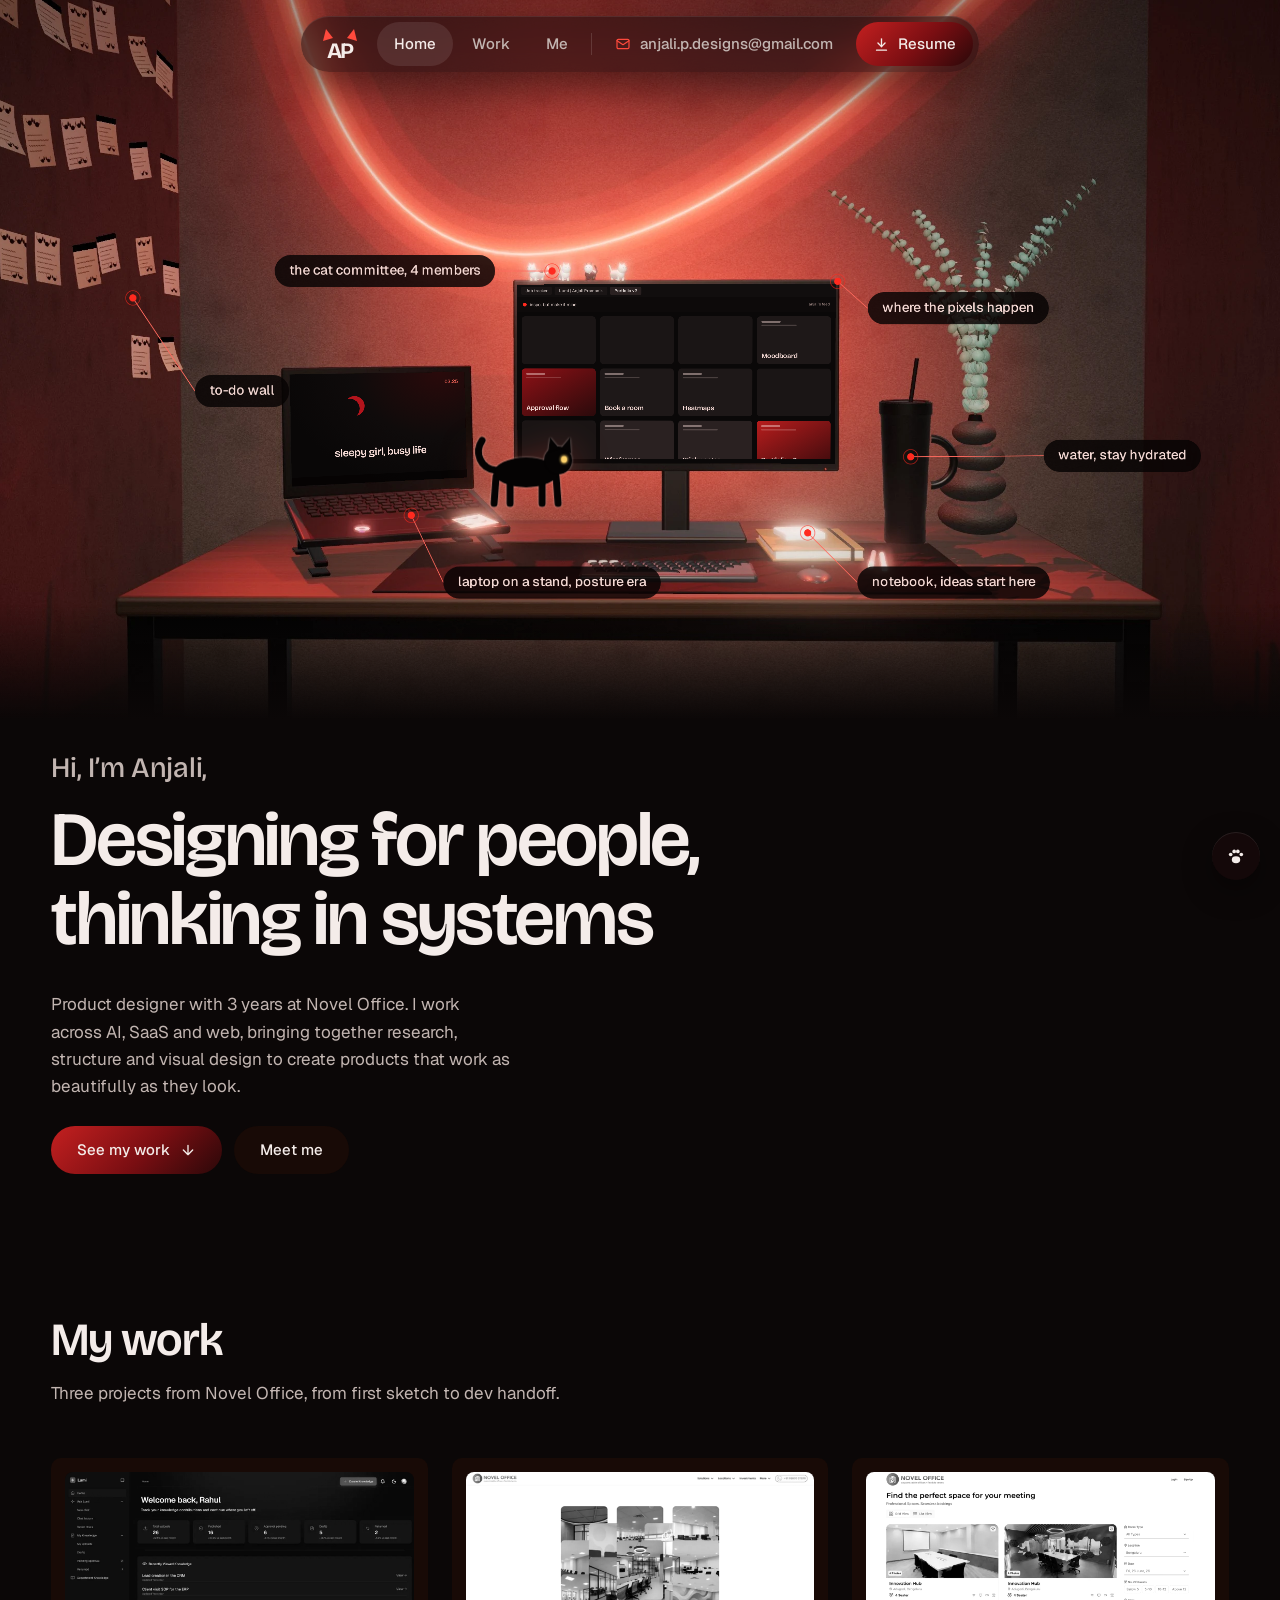
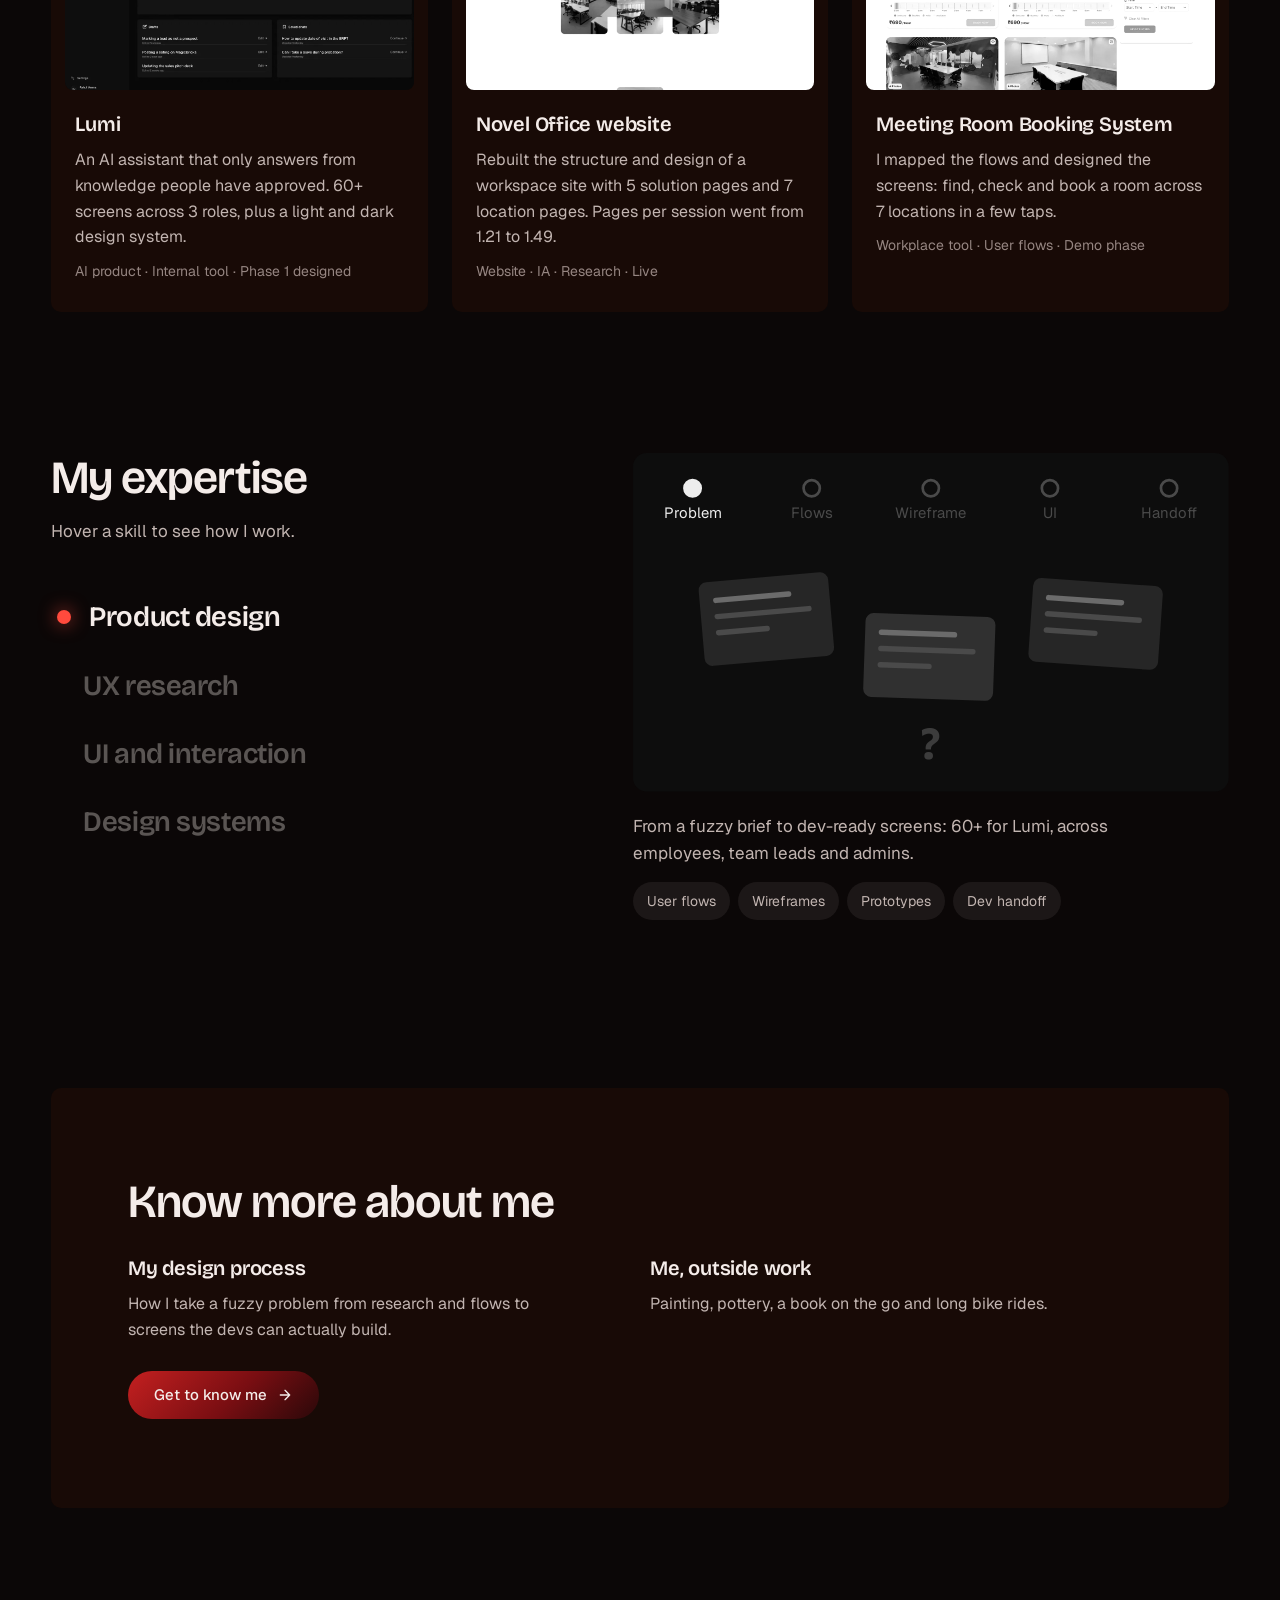
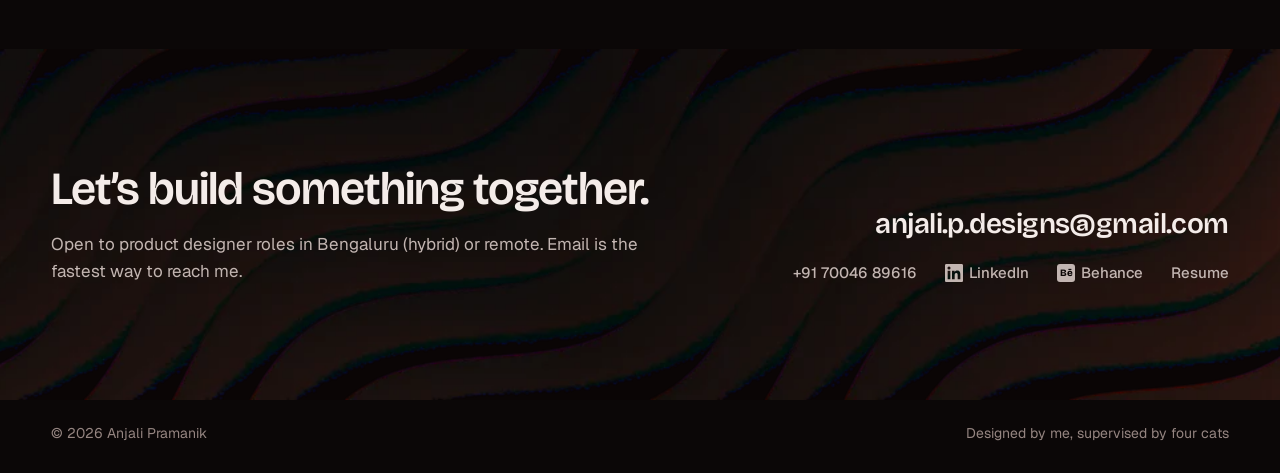
<file: index.html>
<!doctype html>
<html lang="en">
<head>
  <meta charset="utf-8">
  <meta name="viewport" content="width=device-width, initial-scale=1">
  <title>Anjali Pramanik, Product Designer</title>
  <meta name="description" content="Anjali Pramanik is a product designer in Bengaluru working on AI tools, SaaS dashboards and websites.">
  <meta property="og:title" content="Anjali Pramanik, Product Designer">
  <meta property="og:description" content="AI tools, SaaS dashboards and websites, designed from a desk with four cats on it.">
  <meta property="og:image" content="https://anjalidesigns.netlify.app/assets/v2/img/og-desk.jpg">
  <meta name="theme-color" content="#0B0707">
  <link rel="icon" href="assets/v2/img/favicon.svg" type="image/svg+xml">
  <link rel="preconnect" href="https://fonts.googleapis.com">
  <link rel="preconnect" href="https://fonts.gstatic.com" crossorigin>
  <link rel="stylesheet" href="https://fonts.googleapis.com/css2?family=Bricolage+Grotesque:opsz,wght@12..96,400..800&family=Geist:wght@300..700&display=swap">
  <link rel="preload" as="image" href="assets/v2/img/desk-render-2560.webp" media="(min-width: 901px)">
  <link rel="stylesheet" href="assets/v2/style.css?v=2900">
</head>
<body>
  <a class="skip" href="#main">Skip to content</a>

  <div class="nav-wrap">
    <nav class="nav" aria-label="Main">
      <a class="logo" href="index.html" aria-label="Anjali Pramanik, home">
        <svg viewBox="0 0 46 34" aria-hidden="true">
          <path class="ear ear-l" d="M6 14 L9 2 L16 11 Z" fill="#FF4A3D"/>
          <path class="ear ear-r" d="M30 11 L37 2 L40 14 Z" fill="#FF4A3D"/>
          <text x="23" y="31" text-anchor="middle" font-size="22" fill="#F4ECE9">AP</text>
        </svg>
      </a>
      <a href="index.html" aria-current="page">Home</a>
      <a href="#work">Work</a>
      <a href="me.html">Me</a>
      <span class="nav-sep" aria-hidden="true"></span>
      <button class="mail" type="button" data-copy="anjali.p.designs@gmail.com" aria-label="Copy email anjali.p.designs@gmail.com">
        <svg viewBox="0 0 24 24" fill="none" stroke="currentColor" stroke-width="1.8" stroke-linecap="round" stroke-linejoin="round" aria-hidden="true"><rect x="3" y="5" width="18" height="14" rx="2"/><path d="M3 7l9 6 9-6"/></svg>
        <span class="addr">anjali.p.designs@gmail.com</span>
        <span class="copied">Copied, the cat will deliver it</span>
      </button>
      <a class="nav-resume" href="assets/Anjali_Pramanik_Resume.pdf" download="Anjali_Pramanik_Resume.pdf" aria-label="Download my resume (PDF)">
        <svg viewBox="0 0 24 24" fill="none" stroke="currentColor" stroke-width="1.9" stroke-linecap="round" stroke-linejoin="round" aria-hidden="true"><path d="M12 4v11"/><path d="M7 10l5 5 5-5"/><path d="M5 20h14"/></svg>
        <span>Resume</span>
      </a>
    </nav>
  </div>

  <main id="main">
    <!-- Hero: my desk (3D render). Everything inside .stage uses the render's 2560 x 1440 coordinates. -->
    <section class="hero" id="hero" aria-label="My desk: sticky notes on the wall, a red sunset lamp, four cat figurines on the monitor, a laptop on a stand, keyboard, journal, a plant and a mug of water.">
      <div class="stage" id="stage">
        <div class="layer" data-depth="12">
          <div class="photo" role="img" aria-label="Anjali's desk at night"></div>
          <div class="lamp-glow" aria-hidden="true"></div>
          <div class="lights-out" aria-hidden="true"></div>

          <div class="screen monitor" aria-hidden="true">
            <div class="tabs">
              <span class="tab">Job tracker</span>
              <span class="tab">Lumi | Anjali Pramanik</span>
              <span class="tab on">Portfolio v2</span>
            </div>
            <div class="subbar"><span>inspo, but make it mine</span><span>anjali’s feed</span></div>
            <div class="feed" id="feed"></div>
          </div>

          <div class="screen laptop" aria-hidden="true">
            <span class="moon"></span>
            <span class="clock" id="clock">--:--</span>
            <p>sleepy girl, busy life</p>
            <span class="taskbar"></span>
          </div>

          <button class="hot" style="left:0; top:0; width:400px; height:820px" data-say="notes" aria-label="Sticky note wall"></button>
          <button class="hot" style="left:1080px; top:518px; width:190px; height:52px" data-say="cats" aria-label="Cat figurines on the monitor"></button>
          <button class="hot" style="left:900px; top:0; width:1300px; height:420px" data-say="lamp" aria-label="Turn the sunset lamp off" id="lampBtn"></button>
          <button class="hot" style="left:1740px; top:780px; width:130px; height:310px" data-say="water" aria-label="Take a sip of water"></button>
        </div>

        <div class="layer labels" data-depth="26" id="labels" aria-hidden="true"></div>
      </div>
      <div class="hero-fade"></div>
    </section>

    <!-- Intro -->
    <section class="intro">
      <div class="wrap">
        <h1 class="rise" style="--d:.1s"><span class="h1-sub">Hi, I’m Anjali,</span><span class="h1-main">Designing for people, thinking in systems</span></h1>
        <div class="intro-side rise" style="--d:.25s">
          <p class="lead">Product designer with 3 years at Novel Office. I work across AI, SaaS and web, bringing together research, structure and visual design to create products that work as beautifully as they look.</p>
          <div class="btns">
            <a class="btn primary" href="#work">See my work
              <svg viewBox="0 0 24 24" fill="none" stroke="currentColor" stroke-width="2" stroke-linecap="round" stroke-linejoin="round" aria-hidden="true"><path d="M12 5v14M5 12l7 7 7-7"/></svg>
            </a>
            <a class="btn" href="me.html">Meet me</a>
          </div>
        </div>
      </div>
    </section>

    <!-- My work -->
    <section class="section" id="work">
      <div class="wrap">
        <div class="section-head reveal">
          <h2>My work</h2>
          <p class="lead">Three projects from Novel Office, from first sketch to dev handoff.</p>
        </div>
        <div class="grid-2 work-grid">
          <a class="project reveal" href="lumi.html">
            <div class="shot">
              <img src="assets/v2/img/thumbs/lumi.webp" alt="Lumi contributor dashboard" loading="lazy">
              <span class="go">Read case study</span>
            </div>
            <div class="info">
              <h3>Lumi</h3>
              <p>An AI assistant that only answers from knowledge people have approved. 60+ screens across 3 roles, plus a light and dark design system.</p>
              <span class="meta">AI product · Internal tool · Phase 1 designed</span>
            </div>
          </a>

          <a class="project reveal" style="--d:.08s" href="novel-office.html">
            <div class="shot">
              <img src="assets/v2/img/thumbs/novel-office.webp" alt="Novel Office website home page" loading="lazy">
              <span class="go">Read case study</span>
            </div>
            <div class="info">
              <h3>Novel Office website</h3>
              <p>Rebuilt the structure and design of a workspace site with 5 solution pages and 7 location pages. Pages per session went from 1.21 to 1.49.</p>
              <span class="meta">Website · IA · Research · Live</span>
            </div>
          </a>

          <a class="project reveal" style="--d:.08s" href="meeting-room.html">
            <div class="shot">
              <img src="assets/v2/img/thumbs/meeting-room.webp" alt="Meeting room booking screen" loading="lazy">
              <span class="go">Read case study</span>
            </div>
            <div class="info">
              <h3>Meeting Room Booking System</h3>
              <p>I mapped the flows and designed the screens: find, check and book a room across 7 locations in a few taps.</p>
              <span class="meta">Workplace tool · User flows · Demo phase</span>
            </div>
          </a>
        </div>
      </div>
    </section>

    <!-- Passion projects -->
    <section class="section" id="passion" hidden>
      <div class="wrap">
        <div class="section-head reveal">
          <h2>Passion projects</h2>
          <p class="lead">Things I make because nobody asked me to.</p>
        </div>
        <div class="grid-2">
          <article class="passion reveal">
            <svg class="art" viewBox="0 0 96 96" fill="none" aria-hidden="true">
              <circle cx="48" cy="52" r="34" stroke="rgba(244,236,233,.25)" stroke-width="8"/>
              <path d="M48 18a34 34 0 0 1 32 45" stroke="#FF4A3D" stroke-width="8" stroke-linecap="round"/>
              <path d="M40 8h16M48 8v8" stroke="#F4ECE9" stroke-width="5" stroke-linecap="round"/>
              <path d="M48 52V36" stroke="#F4ECE9" stroke-width="5" stroke-linecap="round"/>
            </svg>
            <h3>Session Tracker</h3>
            <!-- TODO: one line on what Session Tracker does -->
            <p>[One line on what Session Tracker does and who it’s for]</p>
            <span class="meta">Self-initiated · Product design</span>
          </article>
          <article class="passion alt reveal" style="--d:.08s">
            <svg class="art" viewBox="0 0 96 96" fill="none" aria-hidden="true">
              <path d="M14 46L48 16l34 30" stroke="#F4ECE9" stroke-width="6" stroke-linecap="round" stroke-linejoin="round"/>
              <path d="M24 40v40h48V40" stroke="#F4ECE9" stroke-width="6" stroke-linejoin="round"/>
              <path d="M48 70c-10-7-14-12-14-17a7 7 0 0 1 14-2 7 7 0 0 1 14 2c0 5-4 10-14 17z" fill="#FF4A3D"/>
            </svg>
            <h3>Homeward</h3>
            <!-- TODO: one line on what Homeward is about -->
            <p>[One line on what Homeward is about]</p>
            <span class="meta">Self-initiated · Mobile app</span>
          </article>
        </div>

        <div class="thoughts reveal">
          <div class="thoughts-top">
            <div>
              <h3>A Designer’s Thoughts</h3>
              <p>My LinkedIn video series. Each episode breaks down one product design idea in under a minute.</p>
            </div>
            <a class="link-arrow" href="https://www.linkedin.com/in/anjalipramanik/recent-activity/all/" target="_blank" rel="noopener">Watch on LinkedIn
              <svg viewBox="0 0 24 24" fill="none" stroke="currentColor" stroke-width="2" stroke-linecap="round" stroke-linejoin="round" aria-hidden="true"><path d="M7 17L17 7M8 7h9v9"/></svg>
            </a>
          </div>
          <div class="marquee" aria-label="Episodes">
            <div class="marquee-track">
              <span class="chip">Beyond the Happy Path</span>
              <span class="chip">When the Interface Fails</span>
              <span class="chip">Make It Feel Faster</span>
              <span class="chip">Stop Making Users Think</span>
              <span class="chip">The Product Has States Too</span>
              <span class="chip">Are Users Actually Using Your Feature?</span>
              <span class="chip">Design Doesn’t End in Figma</span>
              <span class="chip">What Job Are You Actually Solving?</span>
            </div>
            <div class="marquee-track" aria-hidden="true">
              <span class="chip">Beyond the Happy Path</span>
              <span class="chip">When the Interface Fails</span>
              <span class="chip">Make It Feel Faster</span>
              <span class="chip">Stop Making Users Think</span>
              <span class="chip">The Product Has States Too</span>
              <span class="chip">Are Users Actually Using Your Feature?</span>
              <span class="chip">Design Doesn’t End in Figma</span>
              <span class="chip">What Job Are You Actually Solving?</span>
            </div>
          </div>
        </div>
      </div>
    </section>

    <!-- Expertise: hover or tap a skill to see it play out -->
    <section class="section" id="expertise">
      <div class="wrap">
        <div class="skills reveal" id="skills">
          <div class="skills-head">
            <h2>My expertise</h2>
            <p class="lead">Hover a skill to see how I work.</p>
          </div>
          <div class="skill on">
            <button class="skill-name" type="button" aria-expanded="true" aria-controls="sk-1">Product design</button>
            <div class="skill-panel" id="sk-1">
              <div class="viz v1" data-steps="5" data-step="0" aria-hidden="true"><svg viewBox="0 0 440 250" role="img" aria-label="A design moving from problem to flows, wireframe, UI and developer handoff"><rect width="440" height="250" rx="10" fill="#0D0D0D"/><line class="tl" data-k="0" x1="53" y1="26" x2="123" y2="26"/><line class="tl" data-k="1" x1="141" y1="26" x2="211" y2="26"/><line class="tl" data-k="2" x1="229" y1="26" x2="299" y2="26"/><line class="tl" data-k="3" x1="317" y1="26" x2="387" y2="26"/><circle class="nd" data-k="0" cx="44" cy="26" r="6"/><text class="tx" data-k="0" x="44" y="48" text-anchor="middle">Problem</text><circle class="nd" data-k="1" cx="132" cy="26" r="6"/><text class="tx" data-k="1" x="132" y="48" text-anchor="middle">Flows</text><circle class="nd" data-k="2" cx="220" cy="26" r="6"/><text class="tx" data-k="2" x="220" y="48" text-anchor="middle">Wireframe</text><circle class="nd" data-k="3" cx="308" cy="26" r="6"/><text class="tx" data-k="3" x="308" y="48" text-anchor="middle">UI</text><circle class="nd" data-k="4" cx="396" cy="26" r="6"/><text class="tx" data-k="4" x="396" y="48" text-anchor="middle">Handoff</text><g class="a0"><g class="note" style="transition-delay:0.00s"><g transform="translate(48 96) rotate(-5)"><rect width="96" height="62" rx="6" fill="#262626"/><rect x="10" y="12" width="58" height="4" rx="2" fill="#6B6B6B"/><rect x="10" y="24" width="72" height="4" rx="2" fill="#4A4A4A"/><rect x="10" y="36" width="40" height="4" rx="2" fill="#4A4A4A"/></g></g><g class="note" style="transition-delay:0.12s"><g transform="translate(172 118) rotate(2)"><rect width="96" height="62" rx="6" fill="#303030"/><rect x="10" y="12" width="58" height="4" rx="2" fill="#6B6B6B"/><rect x="10" y="24" width="72" height="4" rx="2" fill="#4A4A4A"/><rect x="10" y="36" width="40" height="4" rx="2" fill="#4A4A4A"/></g></g><g class="note" style="transition-delay:0.24s"><g transform="translate(296 92) rotate(4)"><rect width="96" height="62" rx="6" fill="#262626"/><rect x="10" y="12" width="58" height="4" rx="2" fill="#6B6B6B"/><rect x="10" y="24" width="72" height="4" rx="2" fill="#4A4A4A"/><rect x="10" y="36" width="40" height="4" rx="2" fill="#4A4A4A"/></g></g><text class="q" x="220" y="226" text-anchor="middle">?</text></g><g class="a1">
<defs><marker id="ah1" viewBox="0 0 8 8" refX="6" refY="4" markerWidth="7" markerHeight="7" orient="auto"><path d="M0 0L8 4L0 8z" fill="#9A9A9A"/></marker></defs>
<rect x="40" y="112" width="76" height="34" rx="6" fill="#161616" stroke="#6B6B6B"/><text class="t" x="78" y="133" text-anchor="middle">Start</text>
<polygon points="196,100 236,129 196,158 156,129" fill="#161616" stroke="#9A9A9A"/><text class="t" x="196" y="133" text-anchor="middle">OK?</text>
<rect x="292" y="92" width="92" height="32" rx="6" fill="#262626" stroke="#6B6B6B"/><text class="t" x="338" y="112" text-anchor="middle">Next screen</text>
<rect x="292" y="142" width="92" height="32" rx="6" fill="#161616" stroke="#4A4A4A" stroke-dasharray="3 3"/><text class="t dim" x="338" y="162" text-anchor="middle">Error state</text>
<path class="flow" d="M116 129 H154" marker-end="url(#ah1)" style="transition-delay:.1s"/>
<path class="flow" d="M236 129 C262 129 262 108 290 108" marker-end="url(#ah1)" style="transition-delay:.45s"/>
<path class="flow" d="M236 129 C262 129 262 158 290 158" marker-end="url(#ah1)" style="transition-delay:.7s"/>
<text class="t dim" x="258" y="104">yes</text><text class="t dim" x="258" y="176">no</text>
<text class="t dim" x="220" y="214" text-anchor="middle">Map the unhappy path before any screen</text></g>
<g class="scr"><g transform="translate(145 70)">
<rect width="150" height="164" rx="8" fill="#111111" stroke="#4A4A4A"/>
<g class="wire" fill="none" stroke="#6B6B6B" stroke-dasharray="3 3">
<rect x="10" y="10" width="130" height="16" rx="3"/><rect x="10" y="34" width="130" height="52" rx="4"/>
<path d="M10 34L140 86M140 34L10 86" stroke="#3C3C3C"/>
<rect x="10" y="98" width="96" height="6" rx="3"/><rect x="10" y="110" width="72" height="6" rx="3"/><rect x="10" y="132" width="64" height="22" rx="4"/></g>
<g class="ui">
<defs><linearGradient id="g1" x1="0" y1="0" x2="1" y2="1"><stop offset="0" stop-color="#3C3C3C"/><stop offset="1" stop-color="#6B6B6B"/></linearGradient><clipPath id="c1"><rect x="10" y="34" width="130" height="52" rx="4"/></clipPath></defs>
<rect x="10" y="10" width="130" height="16" rx="3" fill="#262626"/><circle cx="20" cy="18" r="3.5" fill="#EDEDED"/><rect x="29" y="16" width="40" height="4" rx="2" fill="#C9C9C9"/><rect x="112" y="16" width="20" height="4" rx="2" fill="#6B6B6B"/>
<g clip-path="url(#c1)"><rect x="10" y="34" width="130" height="52" fill="url(#g1)"/><circle cx="112" cy="50" r="8" fill="#C9C9C9"/><polygon points="10,86 48,56 76,76 98,64 140,86" fill="#262626"/></g>
<rect x="10" y="98" width="96" height="6" rx="3" fill="#C9C9C9"/><rect x="10" y="110" width="72" height="6" rx="3" fill="#6B6B6B"/>
<rect class="btn1" x="10" y="132" width="64" height="22" rx="4" fill="#EDEDED"/><rect x="22" y="141" width="40" height="4" rx="2" fill="#0D0D0D"/></g>
<g class="hand" fill="none" stroke="#9A9A9A">
<path d="M-8 26V34M-12 26H-4M-12 34H-4"/><path d="M-8 86V98M-12 86H-4M-12 98H-4"/><path d="M-8 116V132M-12 116H-4M-12 132H-4"/>
<rect x="6" y="128" width="72" height="30" rx="5" stroke="#EDEDED" stroke-dasharray="3 3"/></g>
<g class="hand"><text class="t dim" x="-16" y="33" text-anchor="end">8</text><text class="t dim" x="-16" y="95" text-anchor="end">12</text><text class="t dim" x="-16" y="127" text-anchor="end">16</text></g>
</g></g>
<g class="spec" transform="translate(286 70)"><rect width="134" height="164" rx="8" fill="#161616"/>
<text x="14" y="26" class="t" style="font-weight:600;font-size:13px;fill:#EDEDED">Button</text><path d="M14 36H120" stroke="#262626"/>
<text class="t dim" x="14" y="62">Height</text><text class="t" x="120" y="62" text-anchor="end">44</text>
<text class="t dim" x="14" y="88">Radius</text><text class="t" x="120" y="88" text-anchor="end">8</text>
<text class="t dim" x="14" y="114">Fill</text><text class="t" x="120" y="114" text-anchor="end">#EDEDED</text>
<text class="t dim" x="14" y="140">Label</text><text class="t" x="120" y="140" text-anchor="end">14 / 500</text></g></svg>
              </div>
              <div>
                <p>From a fuzzy brief to dev-ready screens: 60+ for Lumi, across employees, team leads and admins.</p>
                <div class="tools"><span>User flows</span><span>Wireframes</span><span>Prototypes</span><span>Dev handoff</span></div>
              </div>
            </div>
          </div>
          <div class="skill">
            <button class="skill-name" type="button" aria-expanded="false" aria-controls="sk-2">UX research</button>
            <div class="skill-panel" id="sk-2">
              <div class="viz v2" data-steps="5" data-step="0" aria-hidden="true"><svg viewBox="0 0 440 250" role="img" aria-label="Research moving from interviews to notes, clusters, survey results and a decision"><rect width="440" height="250" rx="10" fill="#0D0D0D"/>
<g class="r0">
 <circle cx="44" cy="74" r="12" fill="#3C3C3C"/><rect x="66" y="56" width="190" height="52" rx="8" fill="#262626"/><rect x="80" y="70" width="140" height="5" rx="2.5" fill="#9A9A9A"/><rect x="80" y="82" width="110" height="5" rx="2.5" fill="#6B6B6B"/><rect x="80" y="94" width="70" height="5" rx="2.5" fill="#6B6B6B"/>
 <circle cx="396" cy="146" r="12" fill="#9A9A9A"/><rect x="190" y="128" width="184" height="52" rx="8" fill="#3C3C3C"/><rect x="204" y="142" width="130" height="5" rx="2.5" fill="#C9C9C9"/><rect x="204" y="154" width="100" height="5" rx="2.5" fill="#9A9A9A"/>
 <g class="dots"><circle cx="76" cy="214" r="4"/><circle cx="90" cy="214" r="4"/><circle cx="104" cy="214" r="4"/></g>
</g>
<g class="r2lab"><text class="t head" x="38" y="82">Pricing</text><text class="t head" x="170" y="82">Navigation</text><text class="t head" x="302" y="82">Forms</text></g>
<g class="nt" style="--sx:36px;--sy:74px;--cx:38px;--cy:96px;--r:-6deg;transition-delay:0.00s"><rect width="56" height="30" rx="4" fill="#EDEDED"/><rect x="8" y="9" width="32" height="3" rx="1.5" fill="#0D0D0D" opacity=".55"/><rect x="8" y="17" width="22" height="3" rx="1.5" fill="#0D0D0D" opacity=".4"/></g><g class="nt" style="--sx:140px;--sy:52px;--cx:38px;--cy:134px;--r:4deg;transition-delay:0.05s"><rect width="56" height="30" rx="4" fill="#EDEDED"/><rect x="8" y="9" width="32" height="3" rx="1.5" fill="#0D0D0D" opacity=".55"/><rect x="8" y="17" width="22" height="3" rx="1.5" fill="#0D0D0D" opacity=".4"/></g><g class="nt" style="--sx:244px;--sy:86px;--cx:38px;--cy:172px;--r:-3deg;transition-delay:0.10s"><rect width="56" height="30" rx="4" fill="#EDEDED"/><rect x="8" y="9" width="32" height="3" rx="1.5" fill="#0D0D0D" opacity=".55"/><rect x="8" y="17" width="22" height="3" rx="1.5" fill="#0D0D0D" opacity=".4"/></g><g class="nt" style="--sx:336px;--sy:58px;--cx:170px;--cy:96px;--r:5deg;transition-delay:0.15s"><rect width="56" height="30" rx="4" fill="#6B6B6B"/><rect x="8" y="9" width="32" height="3" rx="1.5" fill="#0D0D0D" opacity=".55"/><rect x="8" y="17" width="22" height="3" rx="1.5" fill="#0D0D0D" opacity=".4"/></g><g class="nt" style="--sx:80px;--sy:142px;--cx:170px;--cy:134px;--r:-4deg;transition-delay:0.20s"><rect width="56" height="30" rx="4" fill="#6B6B6B"/><rect x="8" y="9" width="32" height="3" rx="1.5" fill="#0D0D0D" opacity=".55"/><rect x="8" y="17" width="22" height="3" rx="1.5" fill="#0D0D0D" opacity=".4"/></g><g class="nt" style="--sx:190px;--sy:160px;--cx:170px;--cy:172px;--r:3deg;transition-delay:0.25s"><rect width="56" height="30" rx="4" fill="#6B6B6B"/><rect x="8" y="9" width="32" height="3" rx="1.5" fill="#0D0D0D" opacity=".55"/><rect x="8" y="17" width="22" height="3" rx="1.5" fill="#0D0D0D" opacity=".4"/></g><g class="nt" style="--sx:292px;--sy:140px;--cx:302px;--cy:96px;--r:-5deg;transition-delay:0.30s"><rect width="56" height="30" rx="4" fill="#3C3C3C"/><rect x="8" y="9" width="32" height="3" rx="1.5" fill="#0D0D0D" opacity=".55"/><rect x="8" y="17" width="22" height="3" rx="1.5" fill="#0D0D0D" opacity=".4"/></g><g class="nt" style="--sx:46px;--sy:196px;--cx:302px;--cy:134px;--r:6deg;transition-delay:0.35s"><rect width="56" height="30" rx="4" fill="#3C3C3C"/><rect x="8" y="9" width="32" height="3" rx="1.5" fill="#0D0D0D" opacity=".55"/><rect x="8" y="17" width="22" height="3" rx="1.5" fill="#0D0D0D" opacity=".4"/></g><g class="nt" style="--sx:250px;--sy:192px;--cx:302px;--cy:172px;--r:-2deg;transition-delay:0.40s"><rect width="56" height="30" rx="4" fill="#3C3C3C"/><rect x="8" y="9" width="32" height="3" rx="1.5" fill="#0D0D0D" opacity=".55"/><rect x="8" y="17" width="22" height="3" rx="1.5" fill="#0D0D0D" opacity=".4"/></g>
<g class="r3"><text class="t head" x="30" y="48">Survey of 20 people</text><circle cx="34" cy="83" r="3" fill="#EDEDED"/><text class="t" x="46" y="87">Services unclear</text><circle cx="34" cy="117" r="3" fill="#EDEDED"/><text class="t" x="46" y="121">Mostly on mobile</text><circle cx="34" cy="151" r="3" fill="#EDEDED"/><text class="t" x="46" y="155">Wanted a quick enquiry</text><circle cx="34" cy="185" r="3" fill="#EDEDED"/><text class="t" x="46" y="189">Hard to navigate</text></g>
<g class="r4">
 <rect class="cd" x="48" y="72" width="104" height="128" rx="8" fill="#161616"/><rect x="62" y="88" width="48" height="6" rx="3" fill="#6B6B6B"/><rect x="62" y="108" width="76" height="14" rx="3" fill="#3C3C3C"/><rect x="62" y="136" width="70" height="4" rx="2" fill="#262626"/><rect x="62" y="148" width="60" height="4" rx="2" fill="#262626"/>
 <rect class="cd hi" x="168" y="58" width="104" height="156" rx="8" fill="#EDEDED"/><rect x="182" y="76" width="48" height="6" rx="3" fill="#6B6B6B"/><rect x="182" y="98" width="76" height="16" rx="3" fill="#0D0D0D"/><rect x="182" y="128" width="70" height="4" rx="2" fill="#9A9A9A"/><rect x="182" y="140" width="60" height="4" rx="2" fill="#9A9A9A"/><rect x="182" y="170" width="76" height="26" rx="5" fill="#0D0D0D"/>
 <rect class="cd" x="288" y="72" width="104" height="128" rx="8" fill="#161616"/><rect x="302" y="88" width="48" height="6" rx="3" fill="#6B6B6B"/><rect x="302" y="108" width="76" height="14" rx="3" fill="#3C3C3C"/><rect x="302" y="136" width="70" height="4" rx="2" fill="#262626"/><rect x="302" y="148" width="60" height="4" rx="2" fill="#262626"/>
 <text class="t head" x="220" y="40" text-anchor="middle">3 pricing cards, before the form</text>
</g>
<text class="cap c0" x="30" y="240">Listen: interviews</text><text class="cap c1" x="30" y="240">Capture: one idea per note</text><text class="cap c2" x="30" y="240">Cluster: find the pattern</text><text class="cap c3" x="30" y="240">Measure: how many feel it</text><text class="cap c4" x="30" y="240">Decide: design from the evidence</text>
</svg>
              </div>
              <div>
                <p>Surveys, interviews and heatmaps. A 20-person survey showed that people couldn’t tell what Novel Office actually does, so services now come first.</p>
                <div class="tools"><span>Interviews</span><span>Surveys</span><span>Usability tests</span><span>Clarity and GA4</span></div>
              </div>
            </div>
          </div>
          <div class="skill">
            <button class="skill-name" type="button" aria-expanded="false" aria-controls="sk-3">UI and interaction</button>
            <div class="skill-panel" id="sk-3">
              <div class="viz v3" data-steps="4" data-step="0" aria-hidden="true"><svg viewBox="0 0 440 250" role="img" aria-label="A settings panel: a toggle, a slider and a save button reacting to a cursor"><rect width="440" height="250" rx="10" fill="#0D0D0D"/>
<g transform="translate(50 40)">
<rect width="340" height="196" rx="10" fill="#161616"/>
<text class="h" x="24" y="34">Notifications</text><text class="t dim" x="24" y="52">Choose what reaches you</text>
<text class="t" x="24" y="90">Email alerts</text>
<rect class="trk" x="272" y="76" width="44" height="24" rx="12"/><circle class="knob" cx="284" cy="88" r="9"/>
<text class="t" x="24" y="132">Volume</text>
<g class="v-a"><text class="t" x="316" y="132" text-anchor="end">40</text></g><g class="v-b"><text class="t" x="316" y="132" text-anchor="end" style="fill:#EDEDED;font-weight:600">85</text></g>
<rect x="24" y="142" width="292" height="6" rx="3" fill="#262626"/><rect class="fill" x="24" y="142" width="292" height="6" rx="3" fill="#EDEDED"/>
<circle class="hdl" cx="126" cy="145" r="8" fill="#EDEDED"/>
<g class="btnw"><rect class="ring" x="20" y="154" width="128" height="38" rx="9" fill="none" stroke="#9A9A9A" stroke-dasharray="3 3"/><rect class="save" x="24" y="158" width="120" height="30" rx="7" fill="#EDEDED"/><text x="84" y="177" text-anchor="middle" style="font-size:12px;font-weight:600;fill:#0D0D0D;font-family:var(--body)">Save changes</text><circle class="rip" cx="84" cy="173" r="10" fill="#0D0D0D"/></g>
<rect x="156" y="158" width="76" height="30" rx="7" fill="none" stroke="#3C3C3C"/><text x="194" y="177" text-anchor="middle" class="t dim">Cancel</text>
</g>
<g class="toast"><rect x="140" y="0" width="160" height="28" rx="8" fill="#EDEDED"/><circle cx="158" cy="14" r="6" fill="#0D0D0D"/><path d="M155 14l2.2 2.4L161.5 11.6" fill="none" stroke="#EDEDED" stroke-width="1.6" stroke-linecap="round"/><text x="172" y="18" style="font-size:12px;font-weight:600;fill:#0D0D0D;font-family:var(--body)">Preferences saved</text></g>
<g class="cur"><path d="M0 0L0 16L4.5 12L8 19.5L11 18L7.5 11L13 11Z" fill="#EDEDED" stroke="#0D0D0D" stroke-width="1.2" stroke-linejoin="round"/></g>
</svg>
              </div>
              <div>
                <p>Clear hierarchy and states that explain themselves, like Lumi saying “I don’t know yet” instead of guessing.</p>
                <div class="tools"><span>Visual hierarchy</span><span>Micro-interactions</span><span>Accessibility</span><span>Responsive</span></div>
              </div>
            </div>
          </div>
          <div class="skill">
            <button class="skill-name" type="button" aria-expanded="false" aria-controls="sk-4">Design systems</button>
            <div class="skill-panel" id="sk-4">
              <div class="viz v4" data-steps="4" data-step="0" aria-hidden="true"><svg viewBox="0 0 440 250" role="img" aria-label="Design tokens becoming components, then a card that switches between dark and light themes"><rect width="440" height="250" rx="10" fill="#0D0D0D"/>
<g class="d0">
 <rect class="tk" style="transition-delay:0.00s" x="30" y="42" width="26" height="26" rx="5" fill="#EDEDED"/><rect class="tk" style="transition-delay:0.05s" x="62" y="42" width="26" height="26" rx="5" fill="#C9C9C9"/><rect class="tk" style="transition-delay:0.10s" x="94" y="42" width="26" height="26" rx="5" fill="#9A9A9A"/><rect class="tk" style="transition-delay:0.15s" x="126" y="42" width="26" height="26" rx="5" fill="#6B6B6B"/><rect class="tk" style="transition-delay:0.20s" x="158" y="42" width="26" height="26" rx="5" fill="#3C3C3C"/><rect class="tk" style="transition-delay:0.25s" x="190" y="42" width="26" height="26" rx="5" fill="#262626"/><text class="t dim" x="30" y="88">color</text>
 <text class="aa" x="250" y="66" style="font-size:34px">Aa</text><text class="aa" x="298" y="66" style="font-size:22px">Aa</text><text class="aa" x="334" y="66" style="font-size:14px">Aa</text><text class="t dim" x="250" y="88">type</text>
 <rect class="tk" x="30" y="132" width="6" height="6" fill="#9A9A9A"/><rect class="tk" x="46" y="132" width="12" height="12" fill="#9A9A9A"/><rect class="tk" x="68" y="132" width="24" height="24" fill="#9A9A9A"/><rect class="tk" x="102" y="132" width="36" height="36" fill="#9A9A9A"/><text class="t dim" x="30" y="190">space</text>
 <rect class="tk" x="250" y="132" width="36" height="36" rx="2" fill="none" stroke="#9A9A9A" stroke-width="2"/><rect class="tk" x="296" y="132" width="36" height="36" rx="8" fill="none" stroke="#9A9A9A" stroke-width="2"/><rect class="tk" x="342" y="132" width="36" height="36" rx="18" fill="none" stroke="#9A9A9A" stroke-width="2"/><text class="t dim" x="250" y="190">radius</text>
 <text class="t dim" x="30" y="226">Tokens first: colour, type, space, radius</text>
</g>
<g class="d1">
 <rect class="cp" style="transition-delay:.0s" x="40" y="48" width="110" height="36" rx="8" fill="#EDEDED"/><text class="bt" x="95" y="71" text-anchor="middle" style="fill:#0D0D0D">Primary</text>
 <rect class="cp" style="transition-delay:.1s" x="164" y="48" width="110" height="36" rx="8" fill="none" stroke="#6B6B6B"/><text class="bt" x="219" y="71" text-anchor="middle">Secondary</text>
 <text class="cp bt dim" style="transition-delay:.2s" x="334" y="71" text-anchor="middle">Ghost</text>
 <rect class="cp" style="transition-delay:.3s" x="40" y="108" width="234" height="36" rx="8" fill="#161616" stroke="#3C3C3C"/><text class="bt dim" x="54" y="131">Email address</text>
 <g class="cp" style="transition-delay:.4s"><rect x="304" y="114" width="44" height="24" rx="12" fill="#EDEDED"/><circle cx="336" cy="126" r="9" fill="#0D0D0D"/></g>
 <rect class="cp" style="transition-delay:.5s" x="40" y="166" width="64" height="26" rx="13" fill="#262626"/><text class="bt dim" x="72" y="183" text-anchor="middle">Filter</text>
 <rect class="cp" style="transition-delay:.6s" x="114" y="166" width="64" height="26" rx="13" fill="#262626"/><text class="bt dim" x="146" y="183" text-anchor="middle">Tag</text>
 <text class="t dim" x="30" y="226">Then components, built only from tokens</text>
</g>
<g class="d2">
 <rect class="cbg" x="110" y="34" width="220" height="188" rx="10"/>
 <text class="ctt" x="130" y="64">Book a room</text><text class="csub" x="130" y="82">Pick a slot, confirm in one place</text>
 <rect class="cin" x="130" y="98" width="180" height="30" rx="7"/><text class="csub" x="142" y="117">Tuesday, 10:00</text>
 <rect class="cbtn" x="130" y="142" width="180" height="34" rx="8"/><text class="cbt" x="220" y="164" text-anchor="middle">Confirm booking</text>
 <rect class="cmode" x="268" y="48" width="42" height="20" rx="10"/><circle class="cknob" cx="278" cy="58" r="7"/>
 <text class="t dim" x="30" y="242" style="font-size:11px">One system, dark and light from the same tokens</text>
</g></svg>
              </div>
              <div>
                <p>Tokens and components that keep devs fast: Lumi’s light and dark system, and Novel’s system reused for room booking.</p>
                <div class="tools"><span>Tokens</span><span>Components</span><span>Light and dark</span><span>Documentation</span></div>
              </div>
            </div>
          </div>
        </div>
      </div>
    </section>

    <!-- Know more about me -->
    <section class="section">
      <div class="wrap">
        <div class="know reveal">
          <h2>Know more about me</h2>
          <div class="know-cols">
            <div>
              <h3>My design process</h3>
              <p>How I take a fuzzy problem from research and flows to screens the devs can actually build.</p>
            </div>
            <div>
              <h3>Me, outside work</h3>
              <p>Painting, pottery, a book on the go and long bike rides.</p>
            </div>
          </div>
          <a class="btn primary" href="me.html">Get to know me
            <svg viewBox="0 0 24 24" fill="none" stroke="currentColor" stroke-width="2" stroke-linecap="round" stroke-linejoin="round" aria-hidden="true"><path d="M5 12h14M12 5l7 7-7 7"/></svg>
          </a>
        </div>
      </div>
    </section>
  </main>

  <section class="contact" aria-label="Contact">
    <div class="wrap">
      <div class="reveal" style="display:grid; gap:16px">
        <h2>Let’s build something together.</h2>
        <p class="lead">Open to product designer roles in Bengaluru (hybrid) or remote. Email is the fastest way to reach me.</p>
      </div>
      <div class="contact-side reveal" style="--d:.1s">
        <a class="big-mail" href="mailto:anjali.p.designs@gmail.com">anjali.p.designs@gmail.com</a>
        <div class="socials">
          <a href="tel:+917004689616">+91 70046 89616</a>
          <a href="https://www.linkedin.com/in/anjalipramanik" target="_blank" rel="noopener"><svg class="ic" viewBox="0 0 24 24" aria-hidden="true"><path d="M20.447 20.452h-3.554v-5.569c0-1.328-.027-3.037-1.852-3.037-1.853 0-2.136 1.445-2.136 2.939v5.667H9.351V9h3.414v1.561h.046c.477-.9 1.637-1.85 3.37-1.85 3.601 0 4.267 2.37 4.267 5.455v6.286zM5.337 7.433a2.062 2.062 0 01-2.063-2.065 2.064 2.064 0 112.063 2.065zm1.782 13.019H3.555V9h3.564v11.452zM22.225 0H1.771C.792 0 0 .774 0 1.729v20.542C0 23.227.792 24 1.771 24h20.451C23.2 24 24 23.227 24 22.271V1.729C24 .774 23.2 0 22.222 0h.003z"/></svg>LinkedIn</a>
          <a href="https://www.behance.net/uiuxanjali" target="_blank" rel="noopener"><svg class="ic ic-be" viewBox="0 0 24 24" aria-hidden="true"><rect width="24" height="24" rx="4"/><text x="12" y="16.5" text-anchor="middle">Bē</text></svg>Behance</a>
          <a href="https://anjalidesigns.netlify.app/assets/Anjali_Pramanik_Resume.pdf" target="_blank" rel="noopener">Resume</a>
        </div>
      </div>
    </div>
  </section>

  <footer class="footer">
    <div class="wrap">
      <span>© <span id="year">2026</span> Anjali Pramanik</span>
      <span>Designed by me, supervised by four cats</span>
    </div>
  </footer>

  <script src="assets/v2/main.js?v=2900"></script>
</body>
</html>
</file>
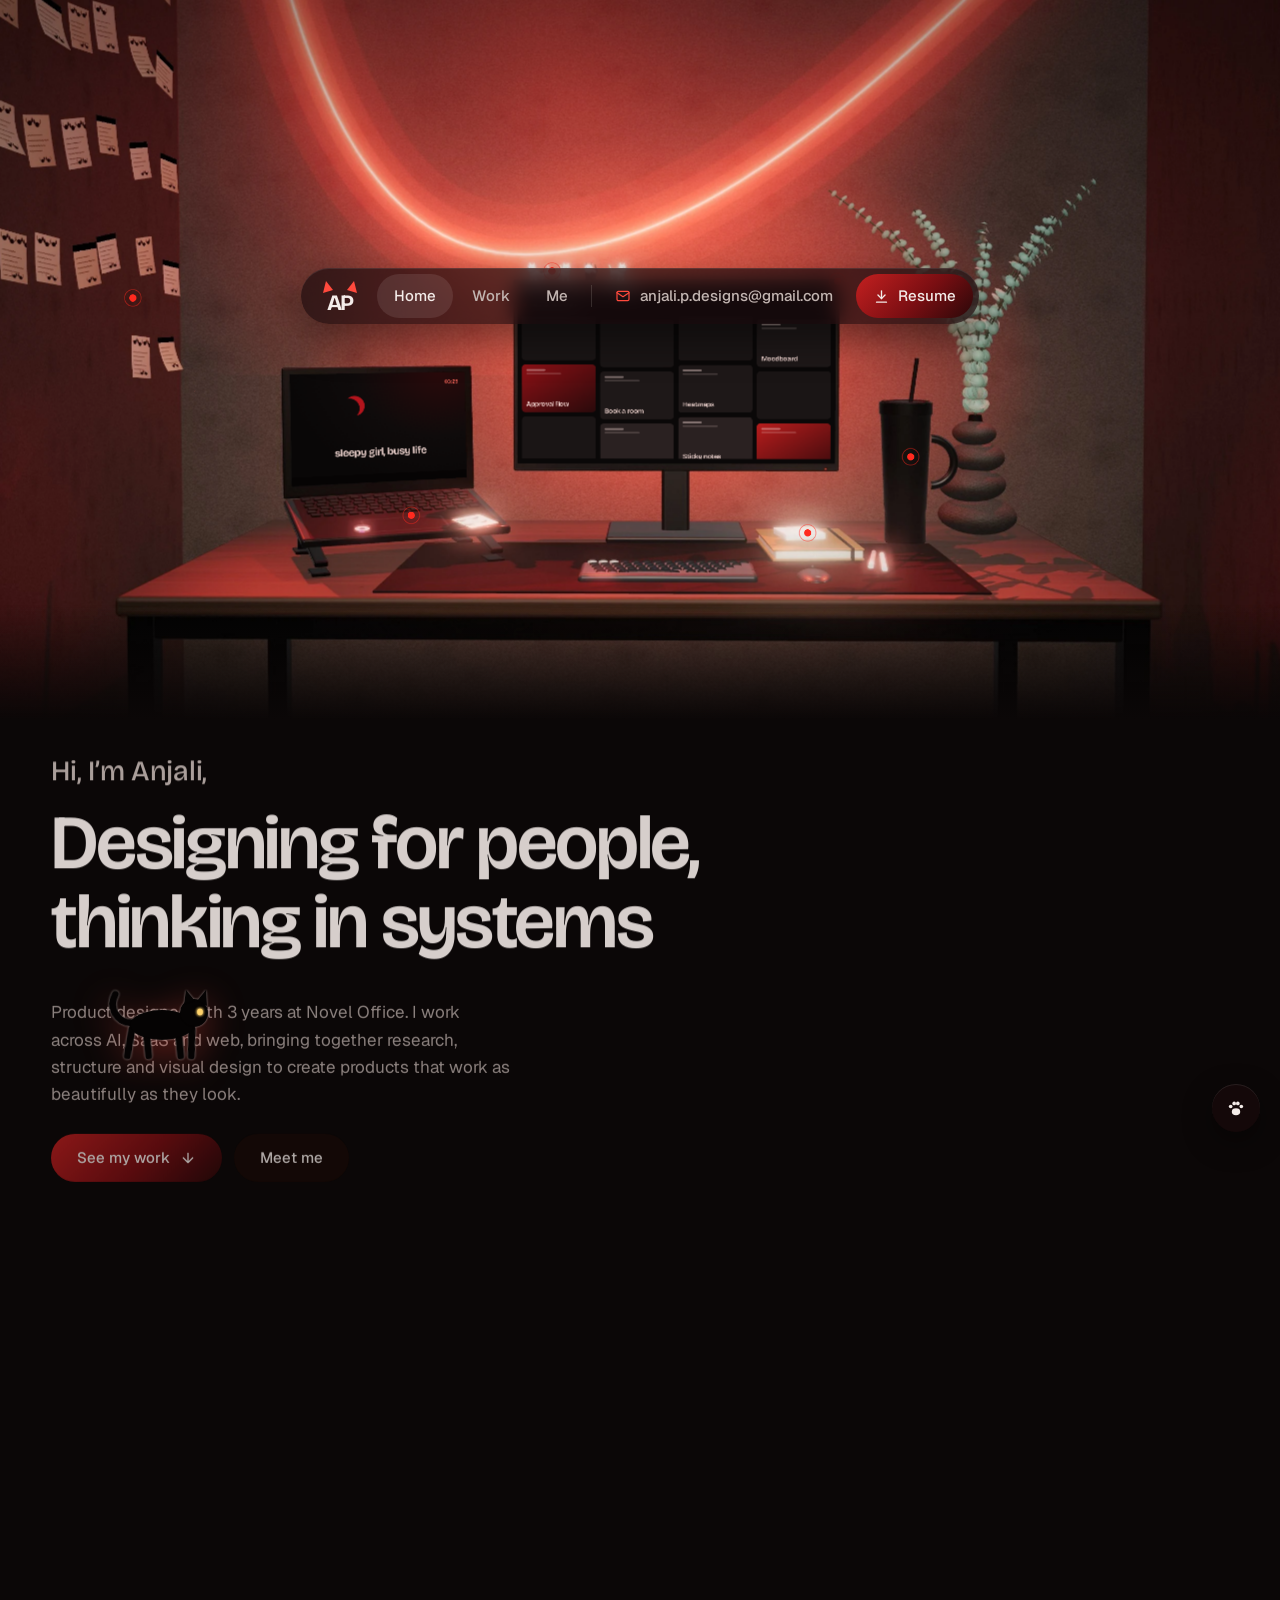
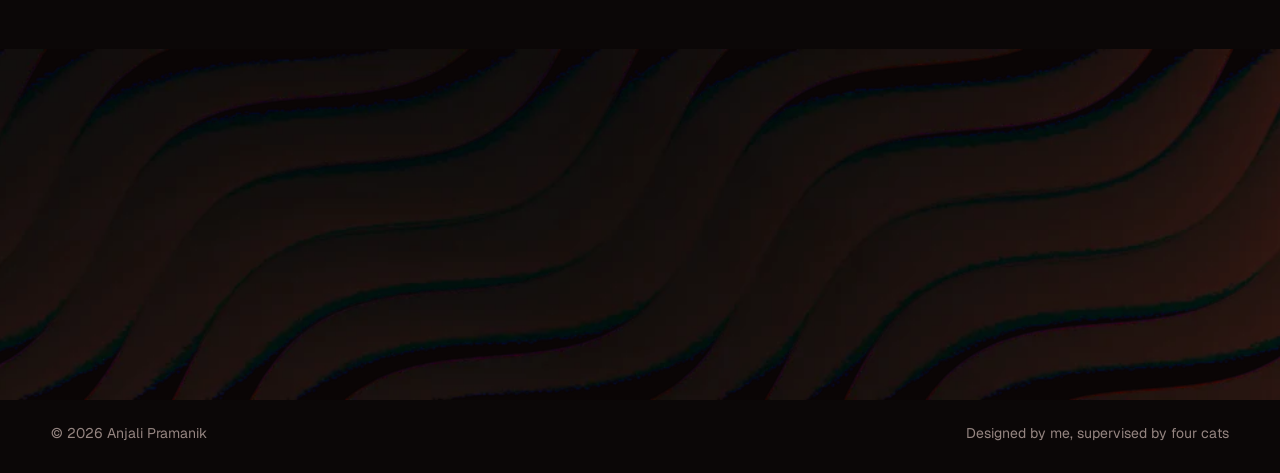
<file: novel-signature-homes.html>
<!DOCTYPE html>
<html lang="en"><head><meta charset="utf-8"><title>Anjali Pramanik</title><meta name="robots" content="noindex"><meta http-equiv="refresh" content="0; url=index.html#work"><link rel="canonical" href="index.html"></head><body><a href="index.html#work">Back to my work</a></body></html>
</file>
<file: assets/v2/style.css>
/* Anjali Pramanik portfolio v2
   Two typefaces only: Bricolage Grotesque (headings) + Geist (everything else).
   No italics, no underlines, no card borders, no eyebrows, no numbering. */

:root {
  --ink: #0B0707;
  --surface: #180A06;
  --surface-2: #180A06;
  --maroon: #4A0B10;
  --red: #B81D1D;
  --glow: #FF4A3D;
  --bone: #F4ECE9;
  --muted: #C2B5B1;
  --muted-2: #958581;

  --head: "Bricolage Grotesque", system-ui, sans-serif;
  --body: "Geist", system-ui, sans-serif;

  --wrap: 1440px;
  --gutter: clamp(20px, 4vw, 56px);
  --ease: cubic-bezier(.2, .7, .1, 1);
  --spring: cubic-bezier(.34, 1.56, .64, 1);

  /* Type scale: one set of sizes for the whole site */
  --fs-display: clamp(44px, 6vw, 88px);   /* page title (h1) */
  --fs-h2: clamp(32px, 3.6vw, 48px);      /* section titles */
  --fs-xl: clamp(22px, 2.2vw, 30px);      /* statements, quotes, large list items */
  --fs-h3: clamp(19px, 1.6vw, 22px);      /* card and group titles */
  --fs-lead: clamp(17px, 1.3vw, 19px);    /* intro paragraphs */
  --fs-body: 16px;                        /* running text */
  --fs-small: 15px;                       /* UI: nav, buttons, tags, links */
  --fs-caption: 14px;                     /* captions, meta, notes */
  --fs-label: 13px;                       /* field labels, table heads */
}

*, *::before, *::after { box-sizing: border-box; }
html { scroll-behavior: smooth; -webkit-text-size-adjust: 100%; }
body {
  margin: 0;
  background: var(--ink);
  color: var(--bone);
  font-family: var(--body);
  font-size: var(--fs-body);
  line-height: 1.6;
  -webkit-font-smoothing: antialiased;
  overflow-x: hidden;
}
img { display: block; max-width: 100%; }
a { color: inherit; text-decoration: none; }
button { font: inherit; color: inherit; background: none; border: 0; padding: 0; cursor: pointer; }
em, i, cite { font-style: normal; }
:focus-visible { outline: 2px solid var(--glow); outline-offset: 4px; border-radius: 6px; }
::selection { background: var(--red); color: var(--bone); }

/* Type scale: display > h1 > h2 > h3 > lead > body > small */
h1, h2, h3 {
  font-family: var(--head);
  font-weight: 600;
  margin: 0;
  color: var(--bone);
  font-variation-settings: "opsz" 72;
  text-wrap: balance;
}
h1 { font-size: var(--fs-display); line-height: 1.04; letter-spacing: -0.025em; }
h2 { font-size: var(--fs-h2); line-height: 1.1; letter-spacing: -0.022em; }
h3 { font-size: var(--fs-h3); line-height: 1.25; letter-spacing: -0.01em; font-weight: 600; font-variation-settings: "opsz" 36; }
.h1-sub { display: block; font-weight: 500; font-size: var(--fs-xl); line-height: 1.2; letter-spacing: -0.01em; color: var(--muted); font-variation-settings: "opsz" 36; margin-bottom: clamp(10px, 1.2vw, 18px); }
.h1-main { display: block; font-size: var(--fs-display); line-height: 1.03; letter-spacing: -0.03em; font-variation-settings: "opsz" 96; }
p { margin: 0; }
.lead { font-size: var(--fs-lead); line-height: 1.6; color: var(--muted); text-wrap: pretty; }
.small { font-size: var(--fs-caption); color: var(--muted-2); }

.wrap { width: min(var(--wrap), 100% - 2 * var(--gutter)); margin-inline: auto; }
.section { padding-top: clamp(88px, 11vw, 150px); }
.section-head { display: grid; gap: 14px; margin-bottom: clamp(32px, 4vw, 56px); max-width: 680px; }

.skip { position: absolute; left: -999px; top: 8px; z-index: 100; background: var(--bone); color: var(--ink); padding: 10px 16px; border-radius: 999px; }
.skip:focus { left: 16px; }

/* ---------- Nav ---------- */
.nav-wrap {
  position: fixed; top: 16px; left: 0; right: 0; z-index: 50;
  display: flex; justify-content: center; padding: 0 12px; pointer-events: none;
}
.nav {
  pointer-events: auto;
  display: flex; align-items: center; gap: 2px;
  padding: 6px; border-radius: 999px;
  background: rgba(28, 11, 13, 0.55);
  backdrop-filter: blur(10px);
  -webkit-backdrop-filter: blur(10px);
  box-shadow: inset 0 1px 0 rgba(255, 255, 255, 0.09), 0 14px 40px rgba(0, 0, 0, 0.45);
  transition: background .4s var(--ease);
}
.nav.scrolled { background: rgba(22, 9, 11, 0.8); }
.nav a, .nav button {
  display: inline-flex; align-items: center; gap: 9px;
  height: 44px; padding: 0 17px; border-radius: 999px;
  font-size: var(--fs-small); font-weight: 500; color: var(--muted);
  transition: background .3s var(--ease), color .3s var(--ease);
}
.nav a:hover, .nav button:hover { color: var(--bone); background: rgba(244, 236, 233, 0.08); }
.nav a[aria-current="page"] { color: var(--bone); background: rgba(244, 236, 233, 0.1); }
.nav .logo { padding: 0 12px 0 10px; }
.logo svg { width: 46px; height: 34px; overflow: visible; }
.logo text { font-family: var(--head); font-weight: 700; letter-spacing: -1.2px; }
.ear { transform-box: fill-box; transform-origin: 50% 100%; }
.ear-l { animation: twitchL 4.2s infinite; }
.ear-r { animation: twitchR 5.3s infinite; }
.logo:hover .ear { animation-duration: .7s; }
@keyframes twitchL { 0%, 86%, 100% { transform: rotate(0); } 90% { transform: rotate(-18deg); } 94% { transform: rotate(6deg); } }
@keyframes twitchR { 0%, 80%, 100% { transform: rotate(0); } 84% { transform: rotate(16deg); } 88% { transform: rotate(-6deg); } }
.nav-sep { width: 1px; height: 22px; background: rgba(244, 236, 233, 0.14); margin: 0 4px; }
.nav .mail svg { width: 16px; height: 16px; flex: none; color: var(--glow); }
.mail .copied { display: none; color: var(--bone); }
.mail.is-copied .addr { display: none; }
.mail.is-copied .copied { display: inline; }

/* ---------- Hero: the desk (3D render, 2560 x 1440 design space) ---------- */
.hero {
  position: relative; width: 100%;
  /* show the desk, not the whole wall: never taller than the screen */
  height: min(56.25vw, max(520px, calc(100svh - 140px)));
  overflow: hidden; background: #050303;
}
.stage {
  position: absolute; left: 0; top: 0;
  width: 2560px; height: 1440px;
  transform-origin: 0 0;
  transform: translate(var(--ox, 0px), var(--oy, 0px)) scale(var(--s, .65));
}
.layer { position: absolute; inset: 0; transform-origin: 50% 50%; }
.photo { position: absolute; inset: 0; background: url("img/desk-render-2560.webp") center / 100% 100% no-repeat; }
@media (max-width: 900px) { .photo { background-image: url("img/desk-render-1280.webp"); } }
.lamp-glow {
  position: absolute; inset: 0; pointer-events: none; mix-blend-mode: screen;
  background: radial-gradient(ellipse 760px 300px at 1500px 260px, rgba(255, 42, 31, .12), rgba(255, 42, 31, 0) 70%);
  transition: opacity .8s var(--ease);
  animation: breathe 6s ease-in-out infinite;
}
@keyframes breathe { 50% { opacity: .6; } }
.lights-out { position: absolute; inset: 0; background: #000; opacity: 0; pointer-events: none; transition: opacity .8s var(--ease); }
.hero.lamp-off .lamp-glow { opacity: 0; animation: none; }
.hero.lamp-off .lights-out { opacity: .55; }

.screen { position: absolute; left: 0; top: 0; transform-origin: 0 0; overflow: hidden; }
.monitor {
  width: 1000px; height: 563px; background: #0A0808;
  /* maps this 1000 x 580 box onto the monitor's exact corners in the photo */
  transform: matrix3d(0.60973269,-0.0023161058,0,-3.5069762e-06,0.0089832659,0.61945813,0,7.0182907e-06,0,0,1,0,1042.5532,574.14728,0,1);
}
.tabs { display: flex; align-items: center; gap: 8px; height: 40px; padding: 0 12px; background: #110E0E; }
.tab { display: inline-flex; align-items: center; height: 26px; padding: 0 14px; border-radius: 6px; background: #1A1515; font-size: 13px; font-weight: 500; color: #B5AAA7; white-space: nowrap; }
.tab.on { background: #2A2121; color: #F4ECE9; }
.subbar { display: flex; align-items: center; justify-content: space-between; height: 46px; padding: 0 18px; background: #0D0A0A; }
.subbar span { display: inline-flex; align-items: center; gap: 10px; font-size: 14px; color: #E4D2CE; }
.subbar span::before { content: ""; width: 12px; height: 12px; border-radius: 50%; background: #FF2A1F; }
.subbar span + span { font-size: 12px; color: #9C8682; }
.subbar span + span::before { display: none; }
.feed { display: grid; grid-template-columns: repeat(4, minmax(0, 1fr)); gap: 14px; padding: 14px; height: 477px; overflow: hidden; }
.col { overflow: hidden; }
.col-track { display: flex; flex-direction: column; gap: 14px; animation: feed var(--dur, 32s) linear infinite; }
.col.rev .col-track { animation-direction: reverse; }
.monitor:hover .col-track { animation-play-state: paused; }
@keyframes feed { to { transform: translateY(calc(-50% - 7px)); } }
.tile {
  flex: none; height: 150px; border-radius: 10px; padding: 14px;
  display: flex; flex-direction: column; justify-content: space-between;
  background: #1A1515 center top / cover no-repeat;
}
.tile.img { padding: 0; }
.tile i { display: block; width: 60px; height: 6px; border-radius: 3px; background: rgba(244, 217, 212, .45); }
.tile i + i { width: 110px; height: 5px; margin-top: 6px; background: rgba(244, 217, 212, .2); }
.tile b { font-family: var(--head); font-weight: 600; font-size: 21px; line-height: 1.1; letter-spacing: -0.02em; color: #F4D9D4; }

.laptop {
  width: 560px; height: 350px;
  transform: matrix3d(0.70120789,0.070382249,0,0.00010656957,0.0031199004,0.60411098,0,-1.2742866e-05,0,0,1,0,603.59753,748.1922,0,1);
  background: radial-gradient(90% 110% at 85% 0%, #2A0A0B 0%, #0F0B0B 55%, #090707 100%);
}
.laptop .moon { position: absolute; left: 150px; top: 80px; width: 64px; height: 64px; border-radius: 50%; box-shadow: 16px -8px 0 0 #B3141C; animation: moon 5s ease-in-out infinite; }
@keyframes moon { 50% { transform: translateY(-6px) rotate(-6deg); } }
.laptop .clock { position: absolute; right: 22px; top: 18px; font-size: 16px; font-weight: 500; color: #FF6A5E; font-variant-numeric: tabular-nums; }
.laptop p { position: absolute; left: 0; right: 0; bottom: 70px; text-align: center; font-family: var(--head); font-weight: 600; font-size: 34px; letter-spacing: -0.03em; color: #F4D9D4; }
.laptop .taskbar { position: absolute; left: 0; right: 0; bottom: 0; height: 26px; background: rgba(5, 3, 3, .8); }

/* the corner of the laptop that sits in front of the monitor */
.fg { position: absolute; pointer-events: none; }

/* hotspots for the easter eggs */
.hot { position: absolute; border-radius: 10px; cursor: pointer; }
.hot:focus-visible { outline-width: 4px; }

/* labels: dot, line, then the label */
.labels { pointer-events: none; }
.labels svg { position: absolute; inset: 0; width: 100%; height: 100%; overflow: visible; pointer-events: none; }
.labels line { stroke: #FF6A5E; stroke-width: 1.6; stroke-dasharray: var(--len); stroke-dashoffset: var(--len); animation: draw .9s var(--ease) forwards; animation-delay: var(--d); }
@keyframes draw { to { stroke-dashoffset: 0; } }
.labels .ring { fill: none; stroke: #FF2A1F; stroke-width: 1.5; opacity: .6; transform-box: fill-box; transform-origin: center; animation: ring 2.4s ease-in-out infinite; }
.labels .core { fill: #FF2A1F; }
@keyframes ring { 50% { transform: scale(1.5); opacity: .15; } }
.label {
  position: absolute; white-space: nowrap;
  transform: translate(var(--tx, 0), -50%) scale(calc(1 / var(--s, .65)));
  transform-origin: var(--ox, 0) 50%;
  padding: 7px 14px; border-radius: 999px;
  background: rgba(8, 4, 4, .84);
  font-size: 13px; font-weight: 500; color: #F4D9D4; line-height: 1.3;
  opacity: 0; animation: labelIn .6s var(--ease) forwards; animation-delay: calc(var(--d) + .55s);
  pointer-events: none;
}
.label.end { --tx: -100%; --ox: 100%; }
@keyframes labelIn { to { opacity: 1; } }
.hero-fade { position: absolute; inset: auto 0 0 0; height: 16%; background: linear-gradient(180deg, rgba(5, 3, 3, 0) 0%, var(--ink) 100%); pointer-events: none; }

/* ---------- Intro ---------- */
.intro { padding-top: 32px; }
.intro .wrap { display: flex; flex-wrap: wrap; align-items: flex-end; justify-content: space-between; gap: 32px 48px; }
.intro h1 { max-width: 860px; }
.intro-side { max-width: 460px; display: grid; gap: 26px; }
.egg { color: var(--glow); cursor: help; }
.btns { display: flex; flex-wrap: wrap; gap: 12px; }
.btn {
  display: inline-flex; align-items: center; gap: 10px;
  padding: 15px 26px; border-radius: 999px;
  font-size: var(--fs-small); font-weight: 500; line-height: 1.2;
  background: var(--surface-2); color: var(--bone);
  transition: transform .45s var(--spring), background .3s var(--ease);
}
.btn { transition: transform .45s var(--spring), box-shadow .45s var(--ease), background .3s var(--ease); }
.btn:hover { transform: translateY(-3px); box-shadow: 0 0 0 1px rgba(255, 74, 61, .35), 0 10px 34px rgba(255, 42, 31, .38); }
.btn:active { transform: scale(.97); }
.btn.primary { background: linear-gradient(135deg, #C42020 0%, #7A0E12 55%, #2A0809 100%); }
.btn.primary:hover { box-shadow: 0 0 0 1px rgba(255, 90, 70, .5), 0 0 26px rgba(255, 42, 31, .65), 0 14px 44px rgba(255, 42, 31, .45); }
.btn.light { background: var(--bone); color: var(--ink); }
.btn svg { width: 16px; height: 16px; transition: transform .45s var(--spring); }
.btn:hover svg { transform: translateX(4px); }

/* ---------- Work ---------- */
.grid-2 { display: grid; grid-template-columns: repeat(2, 1fr); gap: 24px; }
.project {
  display: grid; align-content: start; gap: 22px;
  padding: 14px 14px 30px; border-radius: 10px; background: var(--surface);
  transition: transform .6s var(--ease), background .4s var(--ease);
}
.project:hover { transform: translateY(-6px); background: #21110B; }
.shot { position: relative; aspect-ratio: 16 / 10; border-radius: 8px; overflow: hidden; background: var(--surface-2); }
.shot img { width: 100%; height: 100%; object-fit: cover; object-position: top center; filter: grayscale(1) contrast(1.04); transition: transform 1s var(--ease), filter .6s var(--ease); }
.project:hover .shot img, .next:hover .shot img, .shot img:focus-visible { filter: none; }
.project:hover .shot img { transform: scale(1.05); }
.shot .go {
  position: absolute; right: 16px; bottom: 16px;
  display: inline-flex; align-items: center; gap: 8px;
  padding: 10px 16px; border-radius: 999px;
  background: rgba(11, 7, 7, .78); backdrop-filter: blur(8px); -webkit-backdrop-filter: blur(8px);
  font-size: var(--fs-caption); font-weight: 500;
  opacity: 0; transform: translateY(12px);
  transition: opacity .4s var(--ease), transform .5s var(--ease);
}
.project:hover .go, .project:focus-visible .go { opacity: 1; transform: none; }
.info { display: grid; gap: 10px; padding: 0 10px; }
.info p { color: var(--muted); text-wrap: pretty; max-width: 600px; }
.meta { font-size: var(--fs-caption); color: var(--muted-2); }
.shot.homes {
  display: grid; place-content: end start; padding: 28px;
  background:
    var(--surface-2);
}
.homes-art { position: absolute; inset: 14% 10% auto auto; width: 46%; opacity: .9; transition: transform 1s var(--ease); }
.project:hover .homes-art { transform: translateY(-6px) scale(1.03); }
.homes span:not(.go) { font-family: var(--head); font-weight: 600; font-size: clamp(20px, 2.2vw, 30px); letter-spacing: -0.02em; line-height: 1.1; max-width: 70%; }

/* ---------- Passion ---------- */
.passion {
  position: relative; overflow: hidden; min-height: 380px;
  display: grid; align-content: end; gap: 12px; padding: 40px; border-radius: 10px;
  background: var(--surface);
  transition: transform .6s var(--ease);
}
.passion.alt { background: var(--surface); }
.passion:hover { transform: translateY(-6px) rotate(-.4deg); }
.passion.alt:hover { transform: translateY(-6px) rotate(.4deg); }
.passion h3 { font-size: clamp(30px, 3.4vw, 44px); letter-spacing: -0.03em; }
.passion p { color: var(--muted); max-width: 440px; }
.passion .art { position: absolute; top: 34px; right: 34px; width: 96px; height: 96px; opacity: .95; transition: transform .8s var(--spring); }
.passion:hover .art { transform: rotate(-12deg) scale(1.08); }
.passion.alt:hover .art { transform: translateY(-8px) scale(1.08); }

.thoughts {
  margin-top: 24px; border-radius: 10px; background: var(--surface);
  padding: 40px 0 36px; display: grid; gap: 28px; overflow: hidden;
  transition: background .4s var(--ease);
}
.thoughts:hover { background: #21110B; }
.thoughts-top { display: flex; flex-wrap: wrap; align-items: flex-end; justify-content: space-between; gap: 16px 32px; padding: 0 40px; }
.thoughts-top > div { display: grid; gap: 10px; max-width: 560px; }
.thoughts-top p { color: var(--muted); }
.marquee { display: flex; overflow: hidden; mask-image: linear-gradient(90deg, transparent, #000 6%, #000 94%, transparent); -webkit-mask-image: linear-gradient(90deg, transparent, #000 6%, #000 94%, transparent); }
.marquee-track { display: flex; gap: 12px; padding-right: 12px; flex: none; animation: marquee 48s linear infinite; }
.thoughts:hover .marquee-track { animation-duration: 120s; }
@keyframes marquee { to { transform: translateX(-100%); } }
.chip { flex: none; display: inline-flex; align-items: center; gap: 22px; padding: 0 0 0 22px; font-family: var(--head); font-weight: 600; font-size: clamp(20px, 2vw, 28px); letter-spacing: -0.02em; color: var(--muted); white-space: nowrap; transition: color .3s var(--ease); }
.chip::before { content: ""; width: 7px; height: 7px; border-radius: 50%; background: var(--glow); box-shadow: 0 0 10px rgba(255, 74, 61, .7); }
.chip:hover { color: var(--bone); }
.link-arrow { display: inline-flex; align-items: center; gap: 8px; font-weight: 500; color: var(--bone); transition: color .3s var(--ease); }
.link-arrow svg { width: 16px; height: 16px; transition: transform .45s var(--spring); }
.link-arrow:hover { color: var(--glow); }
.link-arrow:hover svg { transform: translate(3px, -3px); }

/* ---------- Expertise: pick a skill, see it play out ---------- */
.skills { display: grid; grid-template-columns: minmax(0, 1fr) minmax(0, 1.15fr); grid-template-rows: repeat(4, auto) 1fr; column-gap: clamp(32px, 5vw, 80px); }
.skill { display: contents; }
.skill-name {
  grid-column: 1; text-align: left;
  display: flex; align-items: center; gap: 18px;
  padding: 18px 0;
  font-family: var(--head); font-weight: 600; font-variation-settings: "opsz" 48;
  font-size: var(--fs-xl); line-height: 1.15; letter-spacing: -0.015em;
  color: rgba(244, 236, 233, .34);
  transition: color .45s var(--ease), transform .6s var(--spring);
}
.skill-name::before {
  content: ""; flex: none; width: 14px; height: 14px; border-radius: 50%; background: var(--glow);
  transform: scale(0); transition: transform .5s var(--spring);
  box-shadow: 0 0 18px rgba(255, 74, 61, .7);
}
.skill-name:hover { color: rgba(244, 236, 233, .6); }
.skill.on .skill-name { color: var(--bone); transform: translateX(6px); }
.skill.on .skill-name::before { transform: scale(1); }
.skill-panel {
  grid-column: 2; grid-row: 1 / -1;
  position: relative; overflow: hidden;
  border-radius: 10px; min-height: 460px;
  background: var(--surface);
  display: grid; grid-template-rows: 1fr auto; gap: 24px; padding: 36px;
  opacity: 0; visibility: hidden; transform: translateY(18px) scale(.98);
  transition: opacity .45s var(--ease), transform .7s var(--ease), visibility 0s .45s;
}
.skill.on .skill-panel { opacity: 1; visibility: visible; transform: none; transition: opacity .5s var(--ease) .05s, transform .7s var(--ease) .05s, visibility 0s; }
.skill-panel p { font-size: var(--fs-lead); line-height: 1.55; color: var(--muted); max-width: 520px; text-wrap: pretty; }
.skill-panel .tools { display: flex; flex-wrap: wrap; gap: 8px; margin-top: 16px; }
.skill-panel .tools span { padding: 8px 14px; border-radius: 999px; background: rgba(244, 236, 233, .07); font-size: var(--fs-caption); color: var(--muted); }
.viz { position: relative; display: grid; place-items: center; min-height: 220px; }
.viz svg { width: 100%; max-width: 440px; height: auto; overflow: visible; }

/* product design: a flow with a dot travelling through it */

.v1 .tl { stroke: #3C3C3C; stroke-width: 2; stroke-dasharray: 80; stroke-dashoffset: 80; transition: stroke-dashoffset .6s var(--ease); fill: none; }
.v1 .nd { fill: #0D0D0D; stroke: #4A4A4A; stroke-width: 2; transition: fill .4s, stroke .4s; }
.v1 .tx { fill: #4A4A4A; font-size: 11px; transition: fill .4s; }
.v1 .t { font-size: 11px; fill: #C9C9C9; font-family: var(--body); }
.v1 .t.dim { fill: #6B6B6B; }
.v1 .q { font-family: var(--head); font-size: 34px; font-weight: 700; fill: #3C3C3C; }
.v1 .a0, .v1 .a1, .v1 .scr, .v1 .spec, .v1 .wire, .v1 .ui, .v1 .hand { opacity: 0; transition: opacity .5s var(--ease), transform .8s var(--ease); }
.v1 .note { transform-box: fill-box; transform-origin: center; transform: scale(.6); transition: transform .6s var(--spring); }
.v1 .flow { fill: none; stroke: #9A9A9A; stroke-width: 1.6; stroke-dasharray: 90; stroke-dashoffset: 90; transition: stroke-dashoffset .7s var(--ease); }
.v1 .scr { transform: translateX(0); }

.v1[data-step="1"] .tl[data-k="0"],
.v1[data-step="2"] .tl[data-k="0"],
.v1[data-step="3"] .tl[data-k="0"],
.v1[data-step="4"] .tl[data-k="0"] { stroke-dashoffset: 0; stroke: #9A9A9A; }
.v1[data-step="2"] .tl[data-k="1"],
.v1[data-step="3"] .tl[data-k="1"],
.v1[data-step="4"] .tl[data-k="1"] { stroke-dashoffset: 0; stroke: #9A9A9A; }
.v1[data-step="3"] .tl[data-k="2"],
.v1[data-step="4"] .tl[data-k="2"] { stroke-dashoffset: 0; stroke: #9A9A9A; }
.v1[data-step="4"] .tl[data-k="3"] { stroke-dashoffset: 0; stroke: #9A9A9A; }
.v1[data-step="1"] .nd[data-k="0"],
.v1[data-step="2"] .nd[data-k="0"],
.v1[data-step="3"] .nd[data-k="0"],
.v1[data-step="4"] .nd[data-k="0"] { fill: #6B6B6B; stroke: #6B6B6B; }
.v1[data-step="0"] .nd[data-k="0"] { fill: #EDEDED; stroke: #EDEDED; }
.v1[data-step="0"] .tx[data-k="0"] { fill: #EDEDED; }
.v1[data-step="1"] .tx[data-k="0"],
.v1[data-step="2"] .tx[data-k="0"],
.v1[data-step="3"] .tx[data-k="0"],
.v1[data-step="4"] .tx[data-k="0"] { fill: #9A9A9A; }
.v1[data-step="2"] .nd[data-k="1"],
.v1[data-step="3"] .nd[data-k="1"],
.v1[data-step="4"] .nd[data-k="1"] { fill: #6B6B6B; stroke: #6B6B6B; }
.v1[data-step="1"] .nd[data-k="1"] { fill: #EDEDED; stroke: #EDEDED; }
.v1[data-step="1"] .tx[data-k="1"] { fill: #EDEDED; }
.v1[data-step="2"] .tx[data-k="1"],
.v1[data-step="3"] .tx[data-k="1"],
.v1[data-step="4"] .tx[data-k="1"] { fill: #9A9A9A; }
.v1[data-step="3"] .nd[data-k="2"],
.v1[data-step="4"] .nd[data-k="2"] { fill: #6B6B6B; stroke: #6B6B6B; }
.v1[data-step="2"] .nd[data-k="2"] { fill: #EDEDED; stroke: #EDEDED; }
.v1[data-step="2"] .tx[data-k="2"] { fill: #EDEDED; }
.v1[data-step="3"] .tx[data-k="2"],
.v1[data-step="4"] .tx[data-k="2"] { fill: #9A9A9A; }
.v1[data-step="4"] .nd[data-k="3"] { fill: #6B6B6B; stroke: #6B6B6B; }
.v1[data-step="3"] .nd[data-k="3"] { fill: #EDEDED; stroke: #EDEDED; }
.v1[data-step="3"] .tx[data-k="3"] { fill: #EDEDED; }
.v1[data-step="4"] .tx[data-k="3"] { fill: #9A9A9A; }
 { fill: #6B6B6B; stroke: #6B6B6B; }
.v1[data-step="4"] .nd[data-k="4"] { fill: #EDEDED; stroke: #EDEDED; }
.v1[data-step="4"] .tx[data-k="4"] { fill: #EDEDED; }
 { fill: #9A9A9A; }
.v1[data-step="0"] .a0 { opacity: 1; }
.v1[data-step="0"] .note { transform: none; }
.v1[data-step="1"] .a1 { opacity: 1; }
.v1[data-step="1"] .flow { stroke-dashoffset: 0; }
.v1[data-step="2"] .scr,
.v1[data-step="3"] .scr,
.v1[data-step="4"] .scr { opacity: 1; }
.v1[data-step="2"] .wire { opacity: 1; }
.v1[data-step="3"] .ui,
.v1[data-step="4"] .ui { opacity: 1; }
.v1[data-step="4"] .scr { transform: translateX(-70px); }
.v1[data-step="4"] .hand { opacity: 1; }
.v1[data-step="4"] .spec { opacity: 1; }

.v2 .t { font-size: 11px; fill: #C9C9C9; font-family: var(--body); } .v2 .t.head { font-size: 12px; font-weight: 600; fill: #EDEDED; }
.v2 .cap { font-size: 11px; fill: #6B6B6B; opacity: 0; transition: opacity .4s; font-family: var(--body); }
.v2 .r0, .v2 .r2lab, .v2 .r3, .v2 .r4 { opacity: 0; transition: opacity .5s var(--ease); }
.v2 .dots circle { fill: #9A9A9A; animation: dotp 1s ease-in-out infinite; } .v2 .dots circle:nth-child(2) { animation-delay: .15s; } .v2 .dots circle:nth-child(3) { animation-delay: .3s; }
@keyframes dotp { 50% { opacity: .25; transform: translateY(-3px); } }
.v2 .nt { transform-box: fill-box; transform-origin: center; opacity: 0; transform: translate(var(--sx), var(--sy)) rotate(var(--r)) scale(.4); transition: transform .8s var(--ease), opacity .5s; }
.v2 .bar { transform-box: fill-box; transform-origin: left; transform: scaleX(0); transition: transform .9s var(--ease); }
.v2 .val { opacity: 0; transition: opacity .4s .6s; }
.v2 .cd { transform-box: fill-box; transform-origin: bottom; transform: translateY(14px); opacity: 0; transition: transform .6s var(--spring), opacity .4s; }
.v2 .cd.hi { transition-delay: .12s; }

.v2[data-step="0"] .r0 { opacity:1; }
.v2[data-step="1"] .nt,
.v2[data-step="2"] .nt { opacity:1; }
.v2[data-step="1"] .nt { transform: translate(var(--sx), var(--sy)) rotate(var(--r)) scale(1); }
.v2[data-step="2"] .nt { transform: translate(var(--cx), var(--cy)) rotate(0deg) scale(1); }
.v2[data-step="2"] .r2lab { opacity:1; }
.v2[data-step="3"] .r3 { opacity:1; }
.v2[data-step="3"] .bar { transform: scaleX(1); }
.v2[data-step="3"] .val { opacity:1; }
.v2[data-step="4"] .r4 { opacity:1; }
.v2[data-step="4"] .cd { transform:none; opacity:1; }
.v2[data-step="0"] .c0 { opacity:1; }
.v2[data-step="1"] .c1 { opacity:1; }
.v2[data-step="2"] .c2 { opacity:1; }
.v2[data-step="3"] .c3 { opacity:1; }
.v2[data-step="4"] .c4 { opacity:1; }

.v3 .t { font-size: 12px; fill: #C9C9C9; font-family: var(--body); } .v3 .t.dim { fill: #6B6B6B; font-size: 11px; }
.v3 .h { font-family: var(--head); font-weight: 600; font-size: 17px; fill: #EDEDED; }
.v3 .trk { fill: #3C3C3C; transition: fill .4s; } .v3 .knob { fill: #9A9A9A; transition: transform .45s var(--spring), fill .4s; }
.v3 .fill { transform-box: fill-box; transform-origin: left; transform: scaleX(.35); transition: transform .9s var(--ease); }
.v3 .hdl { transition: transform .9s var(--ease); }
.v3 .v-a, .v3 .v-b { transition: opacity .3s; } .v3 .v-b { opacity: 0; }
.v3 .btnw { transform-box: fill-box; transform-origin: center; transition: transform .25s var(--ease); }
.v3 .ring { opacity: 0; transition: opacity .3s; }
.v3 .rip { opacity: 0; transform-box: fill-box; transform-origin: center; transform: scale(.2); }
.v3 .toast { transform: translateY(-40px); opacity: 0; transition: transform .6s var(--spring), opacity .3s; }
.v3 .cur { transform: translate(410px, 236px); transition: transform .9s var(--ease); }
.v3[data-step="0"] .cur { transform: translate(410px, 236px); }
.v3[data-step="1"] .cur { transform: translate(332px, 126px); }
.v3[data-step="2"] .cur { transform: translate(304px, 188px); }
.v3[data-step="3"] .cur { transform: translate(128px, 212px); }
.v3[data-step="1"] .trk, .v3[data-step="2"] .trk, .v3[data-step="3"] .trk { fill: #EDEDED; }
.v3[data-step="1"] .knob, .v3[data-step="2"] .knob, .v3[data-step="3"] .knob { transform: translateX(20px); fill: #0D0D0D; }
.v3[data-step="2"] .fill, .v3[data-step="3"] .fill { transform: scaleX(.8); }
.v3[data-step="2"] .hdl, .v3[data-step="3"] .hdl { transform: translateX(132px); }
.v3[data-step="2"] .v-a, .v3[data-step="3"] .v-a { opacity: 0; } .v3[data-step="2"] .v-b, .v3[data-step="3"] .v-b { opacity: 1; }
.v3[data-step="3"] .btnw { transform: scale(.96); } .v3[data-step="3"] .ring { opacity: 1; }
.v3[data-step="3"] .rip { animation: rip .9s var(--ease) .75s 1 both; }
@keyframes rip { from { opacity: .35; transform: scale(.2); } to { opacity: 0; transform: scale(9); } }
.v3[data-step="3"] .toast { transform: translateY(8px); opacity: 1; transition-delay: .9s; }


.v4 .t { font-size: 11px; fill: #C9C9C9; font-family: var(--body); } .v4 .t.dim { fill: #6B6B6B; }
.v4 .aa { font-family: var(--head); font-weight: 600; fill: #EDEDED; } .v4 .bt { font-size: 12px; font-weight: 500; fill: #C9C9C9; font-family: var(--body); } .v4 .bt.dim { fill: #6B6B6B; }
.v4 .d0, .v4 .d1, .v4 .d2 { opacity: 0; transition: opacity .5s var(--ease); }
.v4 .tk, .v4 .cp { transform-box: fill-box; transform-origin: center; transform: scale(.5); opacity: 0; transition: transform .6s var(--spring), opacity .4s; }
.v4 .cbg { fill: #161616; transition: fill .6s; } .v4 .ctt { font-family: var(--head); font-weight: 600; font-size: 16px; fill: #EDEDED; transition: fill .6s; }
.v4 .csub { font-size: 11px; fill: #6B6B6B; font-family: var(--body); } .v4 .cin { fill: none; stroke: #3C3C3C; transition: stroke .6s; }
.v4 .cbtn { fill: #EDEDED; transition: fill .6s; } .v4 .cbt { font-size: 12px; font-weight: 600; fill: #0D0D0D; font-family: var(--body); transition: fill .6s; }
.v4 .cmode { fill: #262626; transition: fill .6s; } .v4 .cknob { fill: #EDEDED; transition: transform .5s var(--spring), fill .6s; }
.v4[data-step="3"] .cbg { fill: #EDEDED; } .v4[data-step="3"] .ctt { fill: #0D0D0D; } .v4[data-step="3"] .cin { stroke: #C9C9C9; }
.v4[data-step="3"] .cbtn { fill: #0D0D0D; } .v4[data-step="3"] .cbt { fill: #EDEDED; }
.v4[data-step="3"] .cmode { fill: #C9C9C9; } .v4[data-step="3"] .cknob { transform: translateX(22px); fill: #0D0D0D; }

.v4[data-step="0"] .d0 { opacity:1; }
.v4[data-step="0"] .tk { transform:none; opacity:1; }
.v4[data-step="1"] .d1 { opacity:1; }
.v4[data-step="1"] .cp { transform:none; opacity:1; }
.v4[data-step="2"] .d2,
.v4[data-step="3"] .d2 { opacity:1; }

.viz[data-steps] svg { border-radius: 10px; }
@media (prefers-reduced-motion: reduce) { .viz * { transition: none !important; animation: none !important; } }


/* ---------- Know more ---------- */
.know {
  position: relative; overflow: hidden; border-radius: 10px;
  padding: clamp(48px, 7vw, 96px) clamp(28px, 6vw, 80px);
  background: var(--surface);
  display: grid; gap: 28px; justify-items: start;
}
.know h2 { font-size: var(--fs-h2); max-width: 800px; }
.know .lead { max-width: 620px; color: #D9CBC7; }
.know-cols { display: grid; grid-template-columns: repeat(2, minmax(0, 1fr)); gap: 24px clamp(32px, 5vw, 72px); width: 100%; max-width: 980px; }
.know-cols > div { display: grid; gap: 10px; align-content: start; }
.know-cols h3 { font-size: var(--fs-h3); }
.know-cols p { color: var(--muted); text-wrap: pretty; }
@media (max-width: 720px) { .know-cols { grid-template-columns: 1fr; } }
.hobbies { display: flex; flex-wrap: wrap; gap: 10px; }
.hobby {
  padding: 12px 20px; border-radius: 999px; background: rgba(11, 7, 7, .45);
  font-size: 15px; font-weight: 500; user-select: none;
  transition: transform .45s var(--spring), background .3s var(--ease);
}
.hobby:hover { transform: rotate(-4deg) scale(1.07); background: rgba(11, 7, 7, .7); }
.hobby:nth-child(even):hover { transform: rotate(4deg) scale(1.07); }
.know .glow-ring { display: none; }

/* ---------- Contact + footer ---------- */
.contact {
  margin-top: clamp(88px, 11vw, 150px);
  background: #0A0505 url("img/contact-bg.webp") center / cover no-repeat;
  padding: clamp(72px, 9vw, 120px) 0;
}
.contact .wrap { display: flex; flex-wrap: wrap; justify-content: space-between; align-items: flex-end; gap: 32px; }
.contact h2 { max-width: 600px; }
.contact-side { display: grid; gap: 14px; justify-items: end; }
.big-mail { font-family: var(--head); font-weight: 600; font-size: var(--fs-xl); letter-spacing: -0.02em; transition: color .3s var(--ease); }
.big-mail:hover { color: var(--glow); }
.socials { display: flex; flex-wrap: wrap; gap: 10px 28px; justify-content: flex-end; }
.socials a { display: inline-flex; align-items: center; gap: 6px; font-size: var(--fs-small); font-weight: 500; color: var(--muted); transition: color .3s, text-shadow .3s, transform .45s var(--spring); }
.socials a:hover { color: var(--glow); text-shadow: 0 0 18px rgba(255, 74, 61, .55); transform: translateY(-2px); }
.footer { padding: 22px 0 28px; }
.footer .wrap { display: flex; flex-wrap: wrap; justify-content: space-between; gap: 8px 24px; font-size: var(--fs-caption); color: var(--muted-2); }

/* ---------- Me page ---------- */
.me-hero { padding-top: 150px; }
.me-hero .wrap { display: grid; grid-template-columns: 1.2fr .8fr; gap: clamp(32px, 6vw, 96px); align-items: end; }
.me-hero .copy { display: grid; gap: 24px; }
.portrait { border-radius: 10px; overflow: hidden; aspect-ratio: 4 / 5; max-width: 480px; background: var(--surface-2); transform: rotate(2deg); transition: transform .8s var(--spring); }
.portrait:hover { transform: rotate(-1deg) scale(1.02); }
.portrait img { width: 100%; height: 100%; object-fit: cover; filter: grayscale(1) contrast(1.04); transition: filter .6s var(--ease); }
.portrait:hover img { filter: none; }
.portrait { cursor: zoom-in; }
.story { display: grid; grid-template-columns: repeat(3, 1fr); gap: 24px; }
.story-card { border-radius: 10px; background: var(--surface); padding: 32px; display: grid; gap: 12px; align-content: start; transition: transform .6s var(--ease), background .4s; }
.story-card:hover { transform: translateY(-5px); background: #21110B; }
.story-card p { color: var(--muted); text-wrap: pretty; }
.outside { display: grid; grid-template-columns: repeat(3, 1fr); gap: 20px; }
.thing {
  position: relative; overflow: hidden; min-height: 260px; border-radius: 10px; padding: 28px;
  display: grid; align-content: end; gap: 8px; background: var(--surface);
  transition: transform .6s var(--ease);
}
.thing:hover { transform: translateY(-6px) rotate(-.6deg); }
.thing:nth-child(even):hover { transform: translateY(-6px) rotate(.6deg); }
.thing p { color: var(--muted); font-size: 15px; }
.thing svg { position: absolute; top: 24px; right: 24px; width: 64px; height: 64px; transition: transform .8s var(--spring); }
.thing:hover svg { transform: rotate(-14deg) scale(1.12); }
.thing.warm { background: var(--surface); }
.thing.hot { background: var(--surface); }

/* ---------- Case study pages ---------- */
.cs-hero { padding-top: 140px; }
.back { display: inline-flex; align-items: center; gap: 8px; font-size: var(--fs-small); font-weight: 500; color: var(--muted); margin-bottom: 28px; transition: color .3s var(--ease); }
.back svg { width: 16px; height: 16px; transition: transform .45s var(--spring); }
.back:hover { color: var(--bone); }
.back:hover svg { transform: translateX(-4px); }
.cs-hero h1 { font-size: var(--fs-display); max-width: 1000px; }
.cs-hero .lead { max-width: 720px; margin-top: 22px; }
.facts { display: flex; flex-wrap: wrap; gap: 12px; margin-top: 34px; }
.fact { padding: 14px 20px; border-radius: 8px; background: var(--surface); display: grid; gap: 2px; }
.fact span { font-size: var(--fs-label); color: var(--muted-2); }
.fact b { font-weight: 500; font-size: var(--fs-small); }
.cover { margin-top: clamp(40px, 5vw, 64px); border-radius: 10px; overflow: hidden; background: var(--surface-2); aspect-ratio: 16 / 9; }
.cover img { width: 100%; height: 100%; object-fit: cover; object-position: top center; transition: transform 1.2s var(--ease); }
.cover:hover img { transform: scale(1.02); }

.cs-block { display: grid; grid-template-columns: minmax(0, 340px) minmax(0, 1fr); gap: clamp(24px, 5vw, 80px); padding-top: clamp(72px, 9vw, 120px); }
.cs-block > h2 { font-size: var(--fs-h2); position: sticky; top: 110px; align-self: start; }
.cs-body { display: grid; gap: 22px; max-width: 820px; }
.cs-body > p { font-size: var(--fs-lead); color: var(--muted); text-wrap: pretty; }
.cs-body > p strong { color: var(--bone); font-weight: 500; }
.points { list-style: none; margin: 0; padding: 0; display: grid; gap: 12px; }
.points li { position: relative; padding: 18px 22px 18px 46px; border-radius: 8px; background: var(--surface); color: var(--muted); font-size: 16px; line-height: 1.55; }
.points li::before { content: ""; position: absolute; left: 22px; top: 26px; width: 9px; height: 9px; border-radius: 50%; background: var(--glow); box-shadow: 0 0 12px rgba(255, 74, 61, .6); }
.points li strong { color: var(--bone); font-weight: 500; }
.cards-2 { display: grid; grid-template-columns: repeat(2, minmax(0, 1fr)); gap: 12px; }
.mini { padding: 24px; border-radius: 10px; background: var(--surface); display: grid; gap: 8px; align-content: start; transition: transform .5s var(--ease), background .4s; }
.mini:hover { transform: translateY(-4px); background: #21110B; }
.mini h3 { font-size: var(--fs-h3); }
.mini p { color: var(--muted); font-size: var(--fs-body); }
.tags { display: flex; flex-wrap: wrap; gap: 8px; }
.tags span { padding: 10px 16px; border-radius: 999px; background: var(--surface-2); font-size: var(--fs-small); font-weight: 500; transition: transform .45s var(--spring), background .3s; }
.tags span:hover { transform: rotate(-3deg) scale(1.05); background: var(--maroon); }
.quote { font-family: var(--head); font-weight: 600; font-size: var(--fs-xl); line-height: 1.2; letter-spacing: -0.02em; color: var(--bone); padding: 28px 32px; border-radius: 10px; background: var(--surface); }

.fig { margin: 0; display: grid; gap: 10px; }
.fig a { display: block; border-radius: 10px; overflow: hidden; background: #F4ECE9; }
.fig img { width: 100%; height: auto; filter: grayscale(1) contrast(1.04); transition: transform 1s var(--ease), filter .6s var(--ease); }
.fig a:hover img, .fig a:focus-visible img { filter: none; }
.fig a:hover img { transform: scale(1.015); }
.fig figcaption { font-size: var(--fs-caption); color: var(--muted-2); }
.gallery { display: grid; grid-template-columns: repeat(2, minmax(0, 1fr)); gap: 16px; padding-top: 32px; }
.gallery .fig a { aspect-ratio: 16 / 10; background: var(--surface-2); }
.gallery .fig img { height: 100%; object-fit: cover; object-position: top center; }
.gallery .fig.tall a { aspect-ratio: 3 / 4; }
.gallery-head { display: grid; gap: 12px; padding-top: clamp(72px, 9vw, 120px); max-width: 720px; }

.next {
  margin-top: clamp(88px, 11vw, 140px);
  display: grid; grid-template-columns: 1fr 1fr; align-items: center; gap: 32px;
  padding: clamp(28px, 4vw, 48px); border-radius: 10px;
  background: var(--surface);
  transition: transform .6s var(--ease);
}
.next:hover { transform: translateY(-6px); }
.next > div { display: grid; gap: 12px; }
.next span { color: var(--muted); }
.next h2 { font-size: var(--fs-h2); }
.next .shot { aspect-ratio: 16 / 10; }
.next:hover .shot img { transform: scale(1.05); }
@media (max-width: 900px) {
  .cs-block { grid-template-columns: 1fr; }
  .cs-block > h2 { position: static; }
  .cards-2, .gallery, .next { grid-template-columns: 1fr; }
}

/* ---------- The cat ---------- */
.cat {
  position: fixed; left: 0; top: 0; z-index: 60; width: 120px; height: 80px;
  cursor: pointer; will-change: transform;
}
.cat-body { width: 120px; height: 80px; }
.cat-face { width: 120px; height: 80px; transition: transform .25s var(--ease); }
.cat.left .cat-face { transform: scaleX(-1); }
.cat svg { position: absolute; inset: 0; width: 120px; height: 80px; display: none; overflow: visible; filter: drop-shadow(0 0 1px rgba(244, 236, 233, .55)) drop-shadow(0 8px 18px rgba(255, 74, 61, .35)); }
.cat.walk .s-walk, .cat.sit .s-sit, .cat.sleep .s-sleep, .cat.loaf .s-loaf, .cat.groom .s-groom, .cat.belly .s-belly { display: block; }
.cat .leg { transform-box: fill-box; transform-origin: 50% 0%; }
.cat .leg-a { animation: legA .32s ease-in-out infinite alternate; }
.cat .leg-b { animation: legB .32s ease-in-out infinite alternate; }
@keyframes legA { from { transform: rotate(18deg); } to { transform: rotate(-18deg); } }
@keyframes legB { from { transform: rotate(-18deg); } to { transform: rotate(18deg); } }
.cat .tail { transform-box: fill-box; transform-origin: 100% 100%; animation: tail 1.4s ease-in-out infinite alternate; }
.cat .tail-s { transform-box: fill-box; transform-origin: 0% 100%; animation: tail 2.2s ease-in-out infinite alternate; }
@keyframes tail { from { transform: rotate(-10deg); } to { transform: rotate(12deg); } }
.cat .eye, .crosser .eye { transform-box: fill-box; transform-origin: center; animation: blink 4.5s infinite; }
.cat .iris, .crosser .iris { fill: #C9973A; transition: fill .6s; }
.cat .pupil { fill: #070404; }
.cat.night .iris, .crosser.night .iris { fill: #FFC24A; filter: url(#ap-eye-glow); }
@keyframes blink { 0%, 92%, 100% { transform: scaleY(1); } 95% { transform: scaleY(.1); } }
.cat .ear-c { transform-box: fill-box; transform-origin: 50% 100%; }
.cat .ear-c.l { animation: twitchL 4s infinite; } .cat .ear-c.r { animation: twitchR 5s infinite; }
.cat .breathe { transform-box: fill-box; transform-origin: 50% 100%; animation: catBreathe 3s ease-in-out infinite; }
@keyframes catBreathe { 50% { transform: scaleY(1.06); } }
.cat .z { font-family: var(--body); fill: #BFB2AE; animation: zz 2.4s ease-out infinite; }
.cat .z2 { animation-delay: .8s; } .cat .z3 { animation-delay: 1.6s; }
@keyframes zz { 0% { opacity: 0; transform: translate(0, 0); } 30% { opacity: 1; } 100% { opacity: 0; transform: translate(14px, -26px); } }
.cat.hop .cat-body { animation: hop .45s cubic-bezier(.3, .7, .4, 1); }
@keyframes hop { 40% { transform: translateY(-34px); } }
.cat.spin .cat-body { animation: spin .9s cubic-bezier(.5, 0, .3, 1) 2; }
@keyframes spin { 50% { transform: translateY(-50px) rotate(180deg); } 100% { transform: rotate(360deg); } }
.hearts { position: absolute; left: 40px; top: -10px; width: 60px; height: 40px; pointer-events: none; display: none; }
.cat.purr .hearts { display: block; }
.hearts svg { display: block; position: absolute; width: 14px; height: 14px; filter: none; animation: heart 1.4s ease-out infinite; }
.hearts svg:nth-child(2) { left: 22px; top: -6px; width: 11px; height: 11px; animation-delay: .45s; }
.hearts svg:nth-child(3) { left: 40px; top: 2px; animation-delay: .9s; }
@keyframes heart { 0% { opacity: 0; transform: translateY(0) scale(.6); } 20% { opacity: 1; } 100% { opacity: 0; transform: translateY(-46px) scale(1.1); } }
.cat.off { display: none; }

.crosser { position: fixed; left: 0; bottom: 18px; z-index: 59; width: 120px; height: 80px; pointer-events: none; animation: cross 3.2s linear forwards; }
.crosser svg { width: 120px; height: 80px; overflow: visible; filter: drop-shadow(0 0 1px rgba(244, 236, 233, .55)) drop-shadow(0 8px 18px rgba(255, 74, 61, .35)); }
.crosser .leg-a { animation: legA .32s ease-in-out infinite alternate; } .crosser .leg-b { animation: legB .32s ease-in-out infinite alternate; }
.crosser .leg { transform-box: fill-box; transform-origin: 50% 0%; }
@keyframes cross { from { transform: translateX(-160px); } to { transform: translateX(calc(100vw + 40px)); } }

.cat-toggle {
  position: fixed; right: 20px; bottom: 20px; z-index: 61;
  width: 48px; height: 48px; border-radius: 50%;
  display: inline-flex; align-items: center; justify-content: center;
  background: rgba(28, 11, 13, .6); backdrop-filter: blur(14px); -webkit-backdrop-filter: blur(14px);
  box-shadow: inset 0 1px 0 rgba(255, 255, 255, .09), 0 10px 30px rgba(0, 0, 0, .4);
  color: var(--bone); transition: transform .45s var(--spring), color .3s;
}
.cat-toggle:hover { transform: scale(1.08) rotate(-8deg); }
.cat-toggle[aria-pressed="true"] { color: var(--glow); }
.cat-toggle svg { width: 22px; height: 22px; }
.toast {
  position: fixed; left: 50%; bottom: 28px; z-index: 62;
  padding: 14px 22px; border-radius: 999px; white-space: nowrap; max-width: calc(100vw - 32px);
  background: rgba(28, 11, 13, .82); backdrop-filter: blur(14px); -webkit-backdrop-filter: blur(14px);
  font-size: var(--fs-small); pointer-events: none;
  opacity: 0; transform: translate(-50%, 20px);
  transition: opacity .35s, transform .45s var(--ease);
}
.toast.show { opacity: 1; transform: translate(-50%, 0); }

/* ---------- Reveal on scroll ---------- */
.reveal { opacity: 0; transform: translateY(40px); transition: opacity .9s var(--ease), transform 1s var(--ease); transition-delay: var(--d, 0s); }
.reveal.in { opacity: 1; transform: none; }
.rise { animation: rise 1s var(--ease) both; animation-delay: var(--d, 0s); }
@keyframes rise { from { opacity: 0; transform: translateY(26px); } }

/* ---------- Responsive ---------- */
@media (max-width: 1000px) {
  .skills { display: grid; grid-template-columns: 1fr; gap: 16px; }
  .skill { display: block; border-radius: 10px; background: var(--surface); overflow: hidden; }
  .skill-name { padding: 26px 26px 0; font-size: var(--fs-xl); color: var(--bone); transform: none !important; pointer-events: none; }
  .skill-name::before { transform: scale(1); width: 10px; height: 10px; }
  .skill-panel { opacity: 1; visibility: visible; transform: none; min-height: 0; background: none; padding: 20px 26px 28px; }
  .viz { min-height: 0; }
  .viz svg { max-width: 340px; }
}
@media (max-width: 900px) {
  .grid-2, .story { grid-template-columns: 1fr; }
  .outside { grid-template-columns: repeat(2, 1fr); }
  .me-hero .wrap { grid-template-columns: 1fr; }
  .portrait { max-width: 360px; }
  .contact-side { justify-items: start; }
  .socials { justify-content: flex-start; }
}
@media (max-width: 720px) {
  .nav .mail .addr, .nav .mail .copied { display: none !important; }
  .nav-sep { display: none; }
  .nav a, .nav button { padding: 0 13px; }
  .hero { aspect-ratio: auto; height: 74vw; }
  .label, .labels line { display: none; }
  .passion, .thoughts-top { padding-left: 26px; padding-right: 26px; }
  .passion { padding-top: 26px; padding-bottom: 28px; min-height: 300px; }
  .thoughts { padding-top: 30px; }
  .outside { grid-template-columns: 1fr; }
  .thing { min-height: 200px; }
}
@media (max-width: 380px) {
  .nav .logo { padding: 0 8px; }
  .nav a, .nav button { padding: 0 11px; font-size: var(--fs-caption); }
}
@media (hover: none) { .cat-toggle { display: none !important; } }

@media (prefers-reduced-motion: reduce) {
  html { scroll-behavior: auto; }
  *, *::before, *::after { animation: none !important; transition-duration: .01ms !important; }
  .reveal { opacity: 1; transform: none; }
  .label { opacity: 1; }
  .labels line { stroke-dashoffset: 0; }
  .cat, .cat-toggle { display: none !important; }
}

/* ---------- "View" cursor ---------- */
.view-cursor {
  position: fixed; left: 0; top: 0; z-index: 70; pointer-events: none;
  width: 86px; height: 86px; margin: -43px 0 0 -43px; border-radius: 50%;
  display: grid; place-items: center;
  background: linear-gradient(135deg, #C42020, #4A0B10);
  box-shadow: 0 0 30px rgba(255, 42, 31, .55);
  color: var(--bone); font-size: var(--fs-caption); font-weight: 500; letter-spacing: .01em;
  opacity: 0; transform: translate3d(-200px, -200px, 0) scale(.4);
  transition: opacity .25s var(--ease);
}
.view-cursor.on { opacity: 1; }
@media (hover: hover) and (pointer: fine) { .has-view, .has-view * { cursor: none !important; } }

/* ---------- Lightbox ---------- */
.lb { position: fixed; inset: 0; z-index: 80; display: grid; grid-template-rows: 1fr auto; background: rgba(6, 3, 3, .94); backdrop-filter: blur(10px); -webkit-backdrop-filter: blur(10px); opacity: 0; visibility: hidden; transition: opacity .35s var(--ease), visibility 0s .35s; }
.lb.open { opacity: 1; visibility: visible; transition: opacity .35s var(--ease), visibility 0s; }
.lb-stage { position: relative; display: grid; place-items: center; padding: 72px 96px 12px; min-height: 0; }
.lb-stage img { max-width: 100%; max-height: calc(100svh - 170px); width: auto; height: auto; border-radius: 8px; box-shadow: 0 30px 80px rgba(0, 0, 0, .6); transform: scale(.97); opacity: 0; transition: transform .45s var(--ease), opacity .35s var(--ease); }
.lb.open .lb-stage img.ready { transform: none; opacity: 1; }
.lb-bar { display: flex; align-items: center; justify-content: center; gap: 18px; padding: 14px 20px 26px; color: var(--muted); font-size: var(--fs-small); }
.lb-bar .count { font-variant-numeric: tabular-nums; color: var(--muted-2); min-width: 64px; text-align: center; }
.lb-btn { width: 52px; height: 52px; border-radius: 50%; display: inline-grid; place-items: center; background: rgba(244, 236, 233, .08); color: var(--bone); transition: background .3s, box-shadow .4s, transform .45s var(--spring); }
.lb-btn:hover { background: linear-gradient(135deg, #C42020, #4A0B10); box-shadow: 0 0 24px rgba(255, 42, 31, .55); transform: scale(1.06); }
.lb-btn svg { width: 20px; height: 20px; }
.lb-side { position: absolute; top: 50%; transform: translateY(-50%); }
.lb-side.lb-prev { left: 24px; } .lb-side.lb-next { right: 24px; }
.lb-side:hover { transform: translateY(-50%) scale(1.06); }
.lb-close { position: absolute; top: 18px; right: 22px; }
.lb-cap { max-width: 60ch; text-align: center; }
@media (max-width: 720px) { .lb-stage { padding: 64px 12px 8px; } .lb-side { display: none; } }
body.lb-lock { overflow: hidden; }

/* phones and tablets have no hover, so pictures stay in colour there */
@media (hover: none), (pointer: coarse) {
  .shot img, .fig img, .portrait img { filter: none !important; }
}


/* ---------- Case study v2: summary, results, tables ---------- */
.summary { margin: 34px 0 0; padding: 0; display: grid; grid-template-columns: repeat(auto-fit, minmax(240px, 1fr)); gap: 12px; }
.summary div { padding: 16px 20px; border-radius: 8px; background: var(--surface); display: grid; gap: 4px; align-content: start; }
.summary dt { font-size: var(--fs-label); color: var(--muted-2); }
.summary dd { margin: 0; font-size: var(--fs-small); line-height: 1.5; font-weight: 500; }

.stats { display: grid; grid-template-columns: repeat(auto-fit, minmax(190px, 1fr)); gap: 14px; }
.stat { padding: 26px 24px; border-radius: 10px; background: var(--surface); display: grid; gap: 6px; transition: transform .45s var(--spring), background .3s; }
.stat:hover { transform: translateY(-4px); background: #21110B; }
.stat b { font-family: var(--head); font-weight: 700; font-size: clamp(36px, 4vw, 54px); letter-spacing: -0.03em; line-height: 1; color: var(--bone); }
.stat .delta { font-family: var(--head); font-weight: 600; font-size: var(--fs-lead); color: var(--glow); }
.stat span { font-size: var(--fs-caption); color: var(--muted); line-height: 1.4; }
.stat small { font-size: var(--fs-label); color: var(--muted-2); }

.tbl { width: 100%; border-collapse: separate; border-spacing: 0 8px; font-size: var(--fs-small); }
.tbl th { text-align: left; font-weight: 500; font-size: var(--fs-label); color: var(--muted-2); padding: 0 18px 4px; }
.tbl td { padding: 15px 18px; background: var(--surface); color: var(--muted); line-height: 1.45; }
.tbl td:first-child { border-radius: 8px 0 0 16px; color: var(--bone); font-weight: 500; }
.tbl td:last-child { border-radius: 0 8px 8px 0; }
.tbl td b { color: var(--bone); font-weight: 500; }
.note { font-size: var(--fs-caption); color: var(--muted-2); margin: 0; }
.quote-sm { margin: 0; padding: 18px 22px; border-radius: 8px; background: var(--surface); color: var(--bone); font-family: var(--head); font-size: var(--fs-lead); line-height: 1.45; letter-spacing: -0.01em; }
.stack-col { display: grid; gap: 18px; }

/* NSH cover (no screenshot yet) */
.cover.art { display: grid; place-items: center; background: #180A06; }
.cover.art svg { width: min(46%, 380px); height: auto; opacity: .95; }

/* ---------- Outside work: stacked cards ---------- */
.outside-deck { display: grid; grid-template-columns: minmax(0, 1fr) minmax(0, 1fr); gap: clamp(28px, 6vw, 96px); align-items: center; }
.od-copy { display: grid; gap: 18px; align-content: center; min-height: 220px; }
.od-copy h3 { font-size: clamp(30px, 3.6vw, 48px); }
.od-copy p { color: var(--muted); font-size: clamp(17px, 1.5vw, 20px); max-width: 460px; transition: opacity .35s var(--ease), transform .45s var(--ease); }
.od-copy.swap p, .od-copy.swap h3 { opacity: 0; transform: translateY(8px); }
.od-copy h3 { transition: opacity .35s var(--ease), transform .45s var(--ease); }
.od-hint { font-size: 14px; color: var(--muted-2); }
.deck { position: relative; width: min(100%, 380px); aspect-ratio: 4 / 5; margin-inline: auto; }
.card-h {
  position: absolute; inset: 0; border: 0; padding: 0; cursor: pointer; border-radius: 10px; overflow: hidden;
  background: #180A06; color: var(--bone); text-align: left;
  display: grid; align-content: end; padding: 26px; font-family: var(--head); font-weight: 600; font-size: clamp(26px, 3vw, 36px); letter-spacing: -0.02em;
  transition: transform .6s var(--spring), opacity .5s var(--ease), box-shadow .4s;
  transform: translate(calc(var(--i) * 14px), calc(var(--i) * -10px)) rotate(calc(var(--i) * 3.5deg)) scale(calc(1 - var(--i) * .035));
  z-index: calc(10 - var(--i)); box-shadow: 0 24px 50px -24px rgba(0, 0, 0, .8);
}
.card-h:nth-child(even) { background: #21110B; }
.card-h:hover { box-shadow: 0 30px 60px -22px rgba(255, 74, 61, .35); }
.card-h img { position: absolute; inset: 0; width: 100%; height: 100%; object-fit: cover; filter: grayscale(1); transition: filter .5s; }
.card-h:hover img { filter: none; }
.card-h span { position: relative; text-shadow: 0 2px 14px rgba(0, 0, 0, .6); }
.card-h.out { transform: translate(120%, 6%) rotate(14deg); opacity: 0; }
@media (max-width: 760px) { .outside-deck { grid-template-columns: 1fr; } .od-copy { min-height: 0; } .card-h img { filter: none; } }

/* ---------- About: tools ---------- */
.tools-list { display: grid; gap: 8px; }
.tools-list .row { display: grid; grid-template-columns: minmax(150px, 220px) 1fr; gap: 20px; padding: 16px 22px; border-radius: 8px; background: var(--surface); }
.tools-list .row b { font-family: var(--head); font-weight: 600; }
.tools-list .row span { color: var(--muted); }
@media (max-width: 640px) { .tools-list .row { grid-template-columns: 1fr; gap: 4px; } }
.process { list-style: none; margin: 0; padding: 0; display: grid; gap: 12px; counter-reset: none; }
.process li { padding: 20px 24px; border-radius: 10px; background: var(--surface); color: var(--muted); line-height: 1.55; }
.process li strong { display: block; color: var(--bone); font-family: var(--head); font-size: var(--fs-h3); font-weight: 600; margin-bottom: 4px; }

.why { font-style: normal; color: var(--glow); display: block; margin-top: 6px; font-size: var(--fs-caption); }
.grp { font-size: var(--fs-h3); margin: clamp(36px, 4vw, 56px) 0 18px; }
.tbl, .stats { margin: 0; }
.outside-deck { overflow-x: clip; padding: 24px 28px 24px 0; }
@media (max-width: 760px) { .deck { width: min(78%, 340px); margin-inline: 8px auto; } .outside-deck { padding-right: 28px; } }
.contact .wrap > div:first-child { max-width: 620px; }
.cover.art { aspect-ratio: 21 / 9; }

[hidden] { display: none !important; }

.socials .ic { width: 18px; height: 18px; fill: currentColor; flex: none; }
.socials .ic-be rect { fill: currentColor; }
.socials .ic-be text { fill: #0A0505; font-family: var(--head); font-weight: 800; font-size: 13px; }

/* Process as a flow */
.flow { list-style: none; margin: 0; padding: 0; display: grid; grid-template-columns: repeat(4, 1fr); gap: 0 28px; }
.flow li { position: relative; padding-top: 44px; }
.flow .dot { position: absolute; top: 0; left: 0; width: 18px; height: 18px; border-radius: 50%; background: var(--glow); box-shadow: 0 0 0 6px rgba(255, 74, 61, .16), 0 0 22px rgba(255, 74, 61, .55); z-index: 1; }
.flow li::before { content: ""; position: absolute; top: 8px; left: 18px; right: -28px; height: 2px; background: linear-gradient(90deg, rgba(255,74,61,.7), rgba(244,236,233,.14)); transform-origin: left; transform: scaleX(0); transition: transform .9s var(--ease); }
.flow li:last-child::before { display: none; }
.flow.in li::before, .reveal.in .flow li::before { transform: scaleX(1); }
.flow li:nth-child(2)::before { transition-delay: .25s; } .flow li:nth-child(3)::before { transition-delay: .5s; }
.flow h3 { margin-bottom: 8px; }
.flow p { color: var(--muted); font-size: var(--fs-body); line-height: 1.6; max-width: 280px; }
@media (max-width: 860px) {
  .flow { grid-template-columns: 1fr; gap: 28px; }
  .flow li { padding: 0 0 0 44px; }
  .flow li::before { top: 18px; left: 8px; right: auto; width: 2px; height: calc(100% + 28px - 18px); transform-origin: top; transform: scaleY(0); background: linear-gradient(180deg, rgba(255,74,61,.7), rgba(244,236,233,.14)); }
  .flow.in li::before, .reveal.in .flow li::before { transform: scaleY(1); }
}
/* Tools as points with logos */
.tool-points { list-style: none; margin: 0; padding: 0; display: grid; grid-template-columns: repeat(auto-fill, minmax(230px, 1fr)); gap: 10px; }
.tool-points li { display: flex; align-items: center; gap: 16px; padding: 18px 22px; border-radius: 8px; background: var(--surface); font-weight: 500; transition: background .3s var(--ease); }
.tool-points li:hover { background: var(--surface-2); }
.tool-points svg { width: 26px; height: 26px; flex: none; filter: grayscale(1); opacity: .85; transition: filter .35s, opacity .35s; }
.tool-points li:hover svg { filter: none; opacity: 1; }
@media (hover: none) { .tool-points svg { filter: none; opacity: 1; } }

/* Outside work: expanding photo strip */
.strip { display: flex; gap: 10px; height: clamp(340px, 42vw, 480px); }
.strip-item { position: relative; flex: 1 1 0; min-width: 0; overflow: hidden; border-radius: 10px; background: var(--surface); text-align: left; display: flex; flex-direction: column; justify-content: flex-end; gap: 8px; padding: 22px; transition: flex-grow .7s var(--ease), background .4s var(--ease); }
.strip-item:nth-child(even) { background: var(--surface-2); }
.strip-item.on { flex-grow: 4.2; }
.strip-item img { position: absolute; inset: 0; width: 100%; height: 100%; object-fit: cover; filter: grayscale(1); transition: filter .5s, transform .9s var(--ease); }
.strip-item:hover img, .strip-item.on img { filter: none; }
.strip-item::after { content: ""; position: absolute; inset: 0; background: linear-gradient(180deg, transparent 40%, rgba(10, 5, 5, .75)); pointer-events: none; }
.strip-name, .strip-line { position: relative; z-index: 1; }
.strip-name { font-family: var(--head); font-weight: 600; font-size: clamp(20px, 2vw, 28px); letter-spacing: -0.015em; line-height: 1.1; color: var(--muted); white-space: nowrap; transition: color .4s, transform .6s var(--ease); }
.strip-item:not(.on) .strip-name { transform-origin: left bottom; }
.strip-item.on .strip-name, .strip-item:hover .strip-name { color: var(--bone); }
.strip-line { font-size: 16px; line-height: 1.5; color: var(--muted); max-width: 360px; max-height: 0; opacity: 0; overflow: hidden; transition: opacity .5s var(--ease) .1s, max-height .6s var(--ease); }
.strip-item.on .strip-line { max-height: 120px; opacity: 1; }
@media (hover: hover) and (min-width: 761px) { .strip:hover .strip-item.on:not(:hover) { flex-grow: 1; } .strip:hover .strip-item.on:not(:hover) .strip-line { max-height: 0; opacity: 0; } .strip-item:hover { flex-grow: 4.2; } .strip-item:hover .strip-line { max-height: 120px; opacity: 1; } }
@media (max-width: 760px) {
  .strip { flex-direction: column; height: auto; }
  .strip-item { flex: none; min-height: 72px; justify-content: flex-start; transition: min-height .6s var(--ease); }
  .strip-item.on { min-height: 190px; justify-content: flex-end; }
  .strip-name { white-space: normal; }
}
@media (min-width: 761px) {
  .strip-item { align-items: center; }
  .strip-item.on, .strip-item:hover { align-items: flex-start; }
  .strip-item:not(.on):not(:hover) .strip-name, .strip:hover .strip-item.on:not(:hover) .strip-name { writing-mode: vertical-rl; transform: rotate(180deg); font-size: 22px; }
}
@media (min-width: 761px) {
  .strip-item:not(.on):not(:hover), .strip:hover .strip-item.on:not(:hover) { justify-content: flex-start; padding-top: 24px; }
  .strip-item:not(.on):not(:hover) .strip-name, .strip:hover .strip-item.on:not(:hover) .strip-name { transform: none; }
}

/* Outside work: polaroids on a string */
.line-scroll { overflow-x: auto; overflow-y: hidden; padding: 6px 0 24px; scrollbar-width: none; }
.line-scroll::-webkit-scrollbar { display: none; }
.line-in { position: relative; min-width: 940px; padding-top: 2px; }
.string { position: absolute; top: 0; left: 0; width: 100%; height: 48px; overflow: visible; pointer-events: none; }
.string path { fill: none; stroke: rgba(244, 236, 233, .55); stroke-width: 1.6; filter: drop-shadow(0 0 5px rgba(255, 74, 61, .55)); }
.pols { position: relative; display: flex; justify-content: space-between; gap: 8px; padding: 0 2%; }
.pol { position: relative; flex: 0 0 18%; margin-top: var(--y); padding: 10px 10px 0; border-radius: 4px; background: var(--bone); color: #1A0D0A; text-align: center; transform-origin: 50% 0; transform: rotate(var(--r)); animation: swing 6s ease-in-out var(--dl) infinite; transition: transform .6s var(--spring), box-shadow .4s; box-shadow: 0 18px 34px -16px rgba(0, 0, 0, .8); }
.pol .ph { display: block; position: relative; aspect-ratio: 1; border-radius: 2px; overflow: hidden; background: linear-gradient(160deg, #2A1510, #120805); }
.pol .ph img { position: absolute; inset: 0; width: 100%; height: 100%; object-fit: cover; filter: grayscale(1); transition: filter .5s; }
.pol:hover .ph img, .pol.on .ph img { filter: none; }
.pol .cap { display: block; padding: 12px 0 14px; font-family: var(--head); font-weight: 600; font-size: clamp(15px, 1.4vw, 19px); letter-spacing: -0.01em; }
.clip { position: absolute; top: -22px; left: 50%; width: 14px; height: 34px; margin-left: -7px; border-radius: 4px; background: linear-gradient(180deg, #FF6A5E, #B3140D); box-shadow: 0 0 14px 3px rgba(255, 74, 61, .65), 0 0 34px 8px rgba(255, 74, 61, .3); animation: glow 3.2s ease-in-out var(--dl) infinite; }
.clip::after { content: ""; position: absolute; left: 3px; right: 3px; top: 8px; bottom: 6px; border-radius: 2px; background: rgba(10, 5, 5, .45); }
.pol:hover, .pol.on { transform: rotate(0deg) translateY(6px) scale(1.04); animation: none; box-shadow: 0 26px 44px -16px rgba(0, 0, 0, .85), 0 0 40px -6px rgba(255, 74, 61, .35); z-index: 2; }
.pol:hover .clip, .pol.on .clip { box-shadow: 0 0 18px 5px rgba(255, 74, 61, .85), 0 0 46px 12px rgba(255, 74, 61, .4); }
.pol-line { margin-top: 8px; font-size: clamp(17px, 1.4vw, 20px); color: var(--muted); max-width: 520px; min-height: 3.2em; }
@keyframes swing { 0%, 100% { transform: rotate(var(--r)); } 50% { transform: rotate(calc(var(--r) * -0.5)); } }
@keyframes glow { 0%, 100% { opacity: .85; } 50% { opacity: 1; filter: brightness(1.25); } }
@media (prefers-reduced-motion: reduce) { .pol, .clip { animation: none; } }
@media (hover: none) { .pol .ph img { filter: none; } }
.line-scroll { padding: 50px 0 28px; margin-top: -24px; }

.pol { background: #0B0605; color: var(--bone); border: 0; }
.pol .ph { background: linear-gradient(160deg, #1E100B, #0E0705); }
.pol { flex-basis: 21%; }
.pol { background: #1D110E; box-shadow: 0 18px 34px -14px rgba(0,0,0,.9), inset 0 0 0 1px rgba(244,236,233,.07); }
.pol .ph { background: linear-gradient(160deg, #331A14, #1A0C09); }
.pol:hover, .pol.on { box-shadow: 0 26px 44px -16px rgba(0,0,0,.9), 0 0 40px -6px rgba(255,74,61,.4), inset 0 0 0 1px rgba(244,236,233,.1); }

/* Polaroids: messy, unlabeled, two strings */
.line-in + .line-in { margin-top: 56px; }
.line-in { min-width: 940px; }
.line-in.l2 .pols { padding-left: 7%; padding-right: 3%; }
.pol { flex: 0 0 auto; width: var(--w); margin-left: var(--dx); padding-bottom: 38px; }
.pol .cap { display: none; }
.pol:nth-child(odd) { z-index: 1; }
.pol:hover, .pol.on { z-index: 3; }
.line-scroll { padding-bottom: 40px; }

.tool-groups { display: grid; gap: 36px; }
.tool-group { display: grid; gap: 14px; }
.tool-group h3 { color: var(--muted); font-weight: 500; }
.tool-group .tool-points { grid-template-columns: repeat(auto-fill, minmax(190px, 220px)); }
.ai-block { max-width: 760px; display: grid; gap: 20px; }
.ai-block p { font-size: var(--fs-lead); color: var(--muted); text-wrap: pretty; }
.ai-q { list-style: none; margin: 4px 0; padding: 0; display: grid; gap: 10px; }
.ai-q li { font-family: var(--head); font-weight: 600; font-size: var(--fs-h3); letter-spacing: -0.01em; color: var(--bone); }
.ai-block .ai-close { font-family: var(--head); font-weight: 600; font-size: var(--fs-xl); line-height: 1.2; letter-spacing: -0.015em; color: var(--bone); margin-top: 12px; }

/* How I got here: one medium paragraph */
.story-text { max-width: 780px; font-size: var(--fs-lead); line-height: 1.65; color: var(--muted); text-wrap: pretty; }
/* Designing with AI: text left, the four questions as a flow on the right */
.ai-block { max-width: none; display: grid; grid-template-columns: minmax(0, 1.1fr) minmax(0, .9fr); gap: clamp(32px, 6vw, 96px); align-items: center; }
.ai-copy { display: grid; gap: 20px; max-width: 640px; }
.ai-copy p { font-size: var(--fs-lead); color: var(--muted); text-wrap: pretty; }
.q-flow { position: relative; height: 400px; width: min(100%, 460px); justify-self: start; }
.q-flow svg { position: absolute; left: 0; top: 0; width: 108px; height: 400px; overflow: visible; }
.q-flow .qn { fill: #180A06; stroke: var(--glow); stroke-width: 2; filter: drop-shadow(0 0 8px rgba(255, 74, 61, .6)); }
.q-flow .qm { fill: var(--bone); font-family: var(--head); font-weight: 700; font-size: 20px; }
.q-flow .ql { fill: none; stroke: rgba(255, 74, 61, .7); stroke-width: 2; stroke-dasharray: 1; stroke-dashoffset: 1; transition: stroke-dashoffset .8s var(--ease) calc(.3s + var(--i) * .45s); }
.ai-block.in .ql { stroke-dashoffset: 0; }
.q-flow ol { list-style: none; margin: 0; padding: 0; }
.q-flow li { height: 100px; display: flex; align-items: center; font-family: var(--head); font-weight: 600; font-size: var(--fs-xl); letter-spacing: -0.01em; color: var(--bone); opacity: 0; transform: translateX(-10px); transition: opacity .6s var(--ease), transform .6s var(--ease); }
.q-flow li:nth-child(odd) { padding-left: 54px; } .q-flow li:nth-child(even) { padding-left: 126px; }
.q-flow li:nth-child(2) { transition-delay: .35s; } .q-flow li:nth-child(3) { transition-delay: .8s; } .q-flow li:nth-child(4) { transition-delay: 1.25s; }
.ai-block.in .q-flow li { opacity: 1; transform: none; }
@media (max-width: 860px) { .ai-block { grid-template-columns: 1fr; } .q-flow { width: 100%; } .q-flow li { font-size: var(--fs-h3); } }

/* Horizontal scroll for flows and IA (click to preview in the lightbox) */
.hs-head { display: flex; align-items: flex-end; justify-content: space-between; gap: 24px; }
.hs-btns { display: flex; gap: 10px; flex: none; }
.hs-btn { width: 46px; height: 46px; border-radius: 50%; display: grid; place-items: center; background: var(--surface-2); color: var(--bone); transition: background .3s, box-shadow .3s, opacity .3s; }
.hs-btn svg { width: 20px; height: 20px; }
.hs-btn:hover { background: linear-gradient(135deg, #C42020, #4A0B10); box-shadow: 0 0 24px rgba(255, 42, 31, .5); }
.hs-btn:disabled { opacity: .3; pointer-events: none; }
.hscroll { position: relative; margin-top: 28px; }
.hscroll::after { display: none; content: ""; position: absolute; top: 0; right: 0; bottom: 34px; width: 80px; background: linear-gradient(90deg, transparent, var(--ink)); pointer-events: none; transition: opacity .3s; }
.hscroll.end::after { opacity: 0; }
.hs-track { display: flex; gap: 16px; overflow-x: auto; scroll-snap-type: x proximity; padding-bottom: 14px; scrollbar-width: thin; scrollbar-color: rgba(244, 236, 233, .25) transparent; }
.hs-track::-webkit-scrollbar { height: 6px; } .hs-track::-webkit-scrollbar-thumb { background: rgba(244, 236, 233, .25); border-radius: 3px; }
.hs-track .fig { flex: none; scroll-snap-align: start; }
.hs-track .fig { width: min-content; display: grid; gap: 12px; }
.hs-track .fig a { background: none; cursor: zoom-in; display: block; width: max-content; }
.hs-track .fig img { height: clamp(260px, 32vw, 440px); width: auto; max-width: none; }
.hs-track .fig:only-child img { height: clamp(320px, 40vw, 560px); }
.hs-track .fig figcaption { max-width: none; width: 100%; }
@media (max-width: 640px) { .hs-btns { display: none; } }

/* Bullet points without backgrounds, site wide */
.points { gap: 14px; }
.points li { padding: 0 0 0 26px; border-radius: 0; background: none; font-size: var(--fs-body); line-height: 1.6; }
.points li::before { left: 2px; top: .62em; }
.tool-points li { background: none; padding: 6px 0; }
.tool-points li:hover { background: none; }
.pol .ph { aspect-ratio: 4 / 5; }
.line-in.l1 { min-width: 1000px; }
.pol:not(:has(img)) { display: none; }

/* ---------- Images are never cropped ---------- */
/* Screens and photos show whole, at their own shape */
.cover { aspect-ratio: auto; }
.cover img { height: auto; object-fit: initial; }
.gallery { align-items: start; }
.gallery .fig a { aspect-ratio: auto; }
.gallery .fig img { height: auto; object-fit: initial; }
.portrait { aspect-ratio: auto; }
.portrait img { height: auto; object-fit: initial; }
.pol .ph { aspect-ratio: auto; }
.pol .ph img { position: static; height: auto; object-fit: initial; }
/* Card thumbnails: the whole screen fits inside the frame */
.shot img { object-fit: contain; object-position: center; }
.shot { background: #120806; }
/* Full-page website captures: shown whole, scrolled inside a frame (never cut off) */
.cover.page, .gallery .fig.page a { max-height: min(78vh, 720px); overflow-y: auto; overscroll-behavior: contain; scrollbar-width: thin; scrollbar-color: rgba(244, 236, 233, .3) transparent; }
.gallery .fig.page a { max-height: min(70vh, 560px); }
.cover.page::-webkit-scrollbar, .gallery .fig.page a::-webkit-scrollbar { width: 6px; }
.cover.page::-webkit-scrollbar-thumb, .gallery .fig.page a::-webkit-scrollbar-thumb { background: rgba(244, 236, 233, .3); border-radius: 3px; }
.shot.page img { object-fit: cover; object-position: center top; transition: object-position 6s linear, filter .6s var(--ease), transform 1s var(--ease); }
.project:hover .shot.page img, .next:hover .shot.page img { object-position: center bottom; transform: none; }
@media (hover: none) { .shot.page img { animation: pageScroll 14s ease-in-out infinite alternate; } }
@keyframes pageScroll { from { object-position: center top; } to { object-position: center bottom; } }
/* Lightbox: tall captures open at readable width and scroll */
.lb-stage.long { place-items: start center; overflow-y: auto; }
.lb-stage.long img { max-height: none; width: min(1100px, 100%); }
.lb-stage.long .lb-side { position: fixed; }

@media (max-width: 640px) {
  .tool-group .tool-points { grid-template-columns: repeat(2, minmax(0, 1fr)); gap: 4px 16px; }
  .line-in.l1 { min-width: 820px; }
}
@media (max-width: 960px) { .label, .labels line { display: none; } }

/* Home work grid: every project card has the same layout */
@media (min-width: 1000px) { .work-grid { grid-template-columns: repeat(3, minmax(0, 1fr)); } }
@media (min-width: 701px) and (max-width: 999px) { .work-grid { grid-template-columns: 1fr; max-width: 640px; } }

/* ---------- Performance ---------- */
.paused, .paused * { animation-play-state: paused !important; }
.cat, .view-cursor { will-change: transform; }
.pol { will-change: transform; }
@keyframes glow { 0%, 100% { opacity: .8; } 50% { opacity: 1; } }
/* Card thumbnails: no auto-scrolling pages */
.shot.page img, .project:hover .shot.page img, .next:hover .shot.page img { object-fit: cover; object-position: center top; animation: none; transition: transform 1s var(--ease), filter .6s var(--ease); }
[data-depth] { will-change: transform; }
@media (hover: hover) and (pointer: fine) { .shot .go { display: none; } }

/* Cat: rest poses, belly rubs, day and night eyes */
.cat .groom-paw { transform-box: fill-box; transform-origin: 50% 100%; animation: lick .7s ease-in-out infinite alternate; }
.cat .groom-head { transform-box: fill-box; transform-origin: 50% 100%; animation: groomHead 1.4s ease-in-out infinite alternate; }
@keyframes lick { from { transform: translateY(0) rotate(0); } to { transform: translateY(-3px) rotate(-8deg); } }
@keyframes groomHead { from { transform: rotate(-4deg); } to { transform: rotate(-12deg); } }
.cat .pu { transform-box: fill-box; transform-origin: 50% 100%; }
.cat .pu.a { animation: paddle .5s ease-in-out infinite alternate; }
.cat .pu.b { animation: paddle .5s ease-in-out .25s infinite alternate; }
@keyframes paddle { from { transform: rotate(-10deg); } to { transform: rotate(10deg); } }
.cat.belly .hearts { display: block; }
.cat.belly .cat-body { animation: wiggle 1.6s ease-in-out infinite; }
@keyframes wiggle { 0%, 100% { transform: rotate(0); } 50% { transform: rotate(-3deg); } }
/* Day: plain amber eyes with pupils, no glow. Night: glowing eyes, no pupils */
.cat .iris, .crosser .iris { filter: none; }
.cat.night .pupil, .crosser.night .pupil { display: none; }
.cat.night .iris, .crosser.night .iris { fill: #FFD36B; filter: url(#ap-eye-glow); }

/* Expertise: heading and list on the left, scene on the right, both starting at the top; no panel background */
.skills { grid-template-rows: auto repeat(4, auto) 1fr; align-items: start; }
.skills-head { grid-column: 1; grid-row: 1; display: grid; gap: 14px; margin-bottom: clamp(20px, 3vw, 40px); }
.skill-panel { background: none; padding: 0; min-height: 0; gap: 22px; align-content: start; grid-template-rows: auto auto; }
.skill-panel .viz { justify-items: start; place-items: start; min-height: 0; }
.skill-panel .viz svg { max-width: 520px; }
@media (max-width: 1000px) {
  .skills-head { margin-bottom: 8px; }
  .skill { background: none; border-radius: 0; }
  .skill-name { padding: 22px 0 0; }
  .skill-panel { padding: 16px 0 12px; }
}

.tool-points .tp-dot { width: 24px; height: 24px; flex: none; display: grid; place-items: center; }
.tool-points .tp-dot::before { content: ""; width: 7px; height: 7px; border-radius: 50%; background: var(--glow); }
.tool-points svg { width: 24px; height: 24px; }

/* Resume download in the nav (a CTA, so it gets the red gradient) */
.nav .nav-resume { color: var(--bone); background: linear-gradient(135deg, #C42020 0%, #7A0E12 55%, #2A0809 100%); gap: 8px; margin-left: 4px; }
.nav .nav-resume:hover { background: linear-gradient(135deg, #C42020 0%, #7A0E12 55%, #2A0809 100%); box-shadow: 0 0 0 1px rgba(255, 90, 70, .5), 0 0 22px rgba(255, 42, 31, .55); }
.nav .nav-resume svg { width: 17px; height: 17px; flex: none; }
@media (max-width: 720px) { .nav .nav-resume span { display: none; } .nav .nav-resume { padding: 0 12px; } }
@media (max-width: 380px) { .nav a, .nav button { padding: 0 9px; } .nav .nav-resume { padding: 0 10px; margin-left: 0; } }

/* ---------- Touch devices: corner cat and paw prints ---------- */
.cat.touch { width: 96px; height: 64px; touch-action: manipulation; -webkit-tap-highlight-color: transparent; }
.cat.touch .cat-body, .cat.touch .cat-face, .cat.touch svg { width: 96px; height: 64px; }
.paws { position: fixed; inset: 0; z-index: 59; pointer-events: none; overflow: hidden; }
.paws i { position: absolute; left: 0; top: 0; width: 22px; height: 22px; animation: pawFade 1.9s ease-out forwards; }
.paws svg { width: 100%; height: 100%; fill: #0A0505; filter: drop-shadow(0 0 1px rgba(244, 236, 233, .35)) drop-shadow(0 0 6px rgba(255, 60, 45, .55)); }
@keyframes pawFade { 0% { opacity: 0; } 8% { opacity: 1; } 60% { opacity: .9; } 100% { opacity: 0; } }

/* Expertise scene stretches to the right edge of the content */
.skill-panel { width: 100%; }
.skill-panel .viz, .skill-panel .viz svg { width: 100%; max-width: none; }
.hs-track { align-items: start; }
.hs-track .fig { align-content: start; }
@media (max-width: 640px) { .hs-track .fig img { height: min(66vh, 520px); } .hs-track .fig:only-child img { height: min(60vh, 460px); } }
</file>
